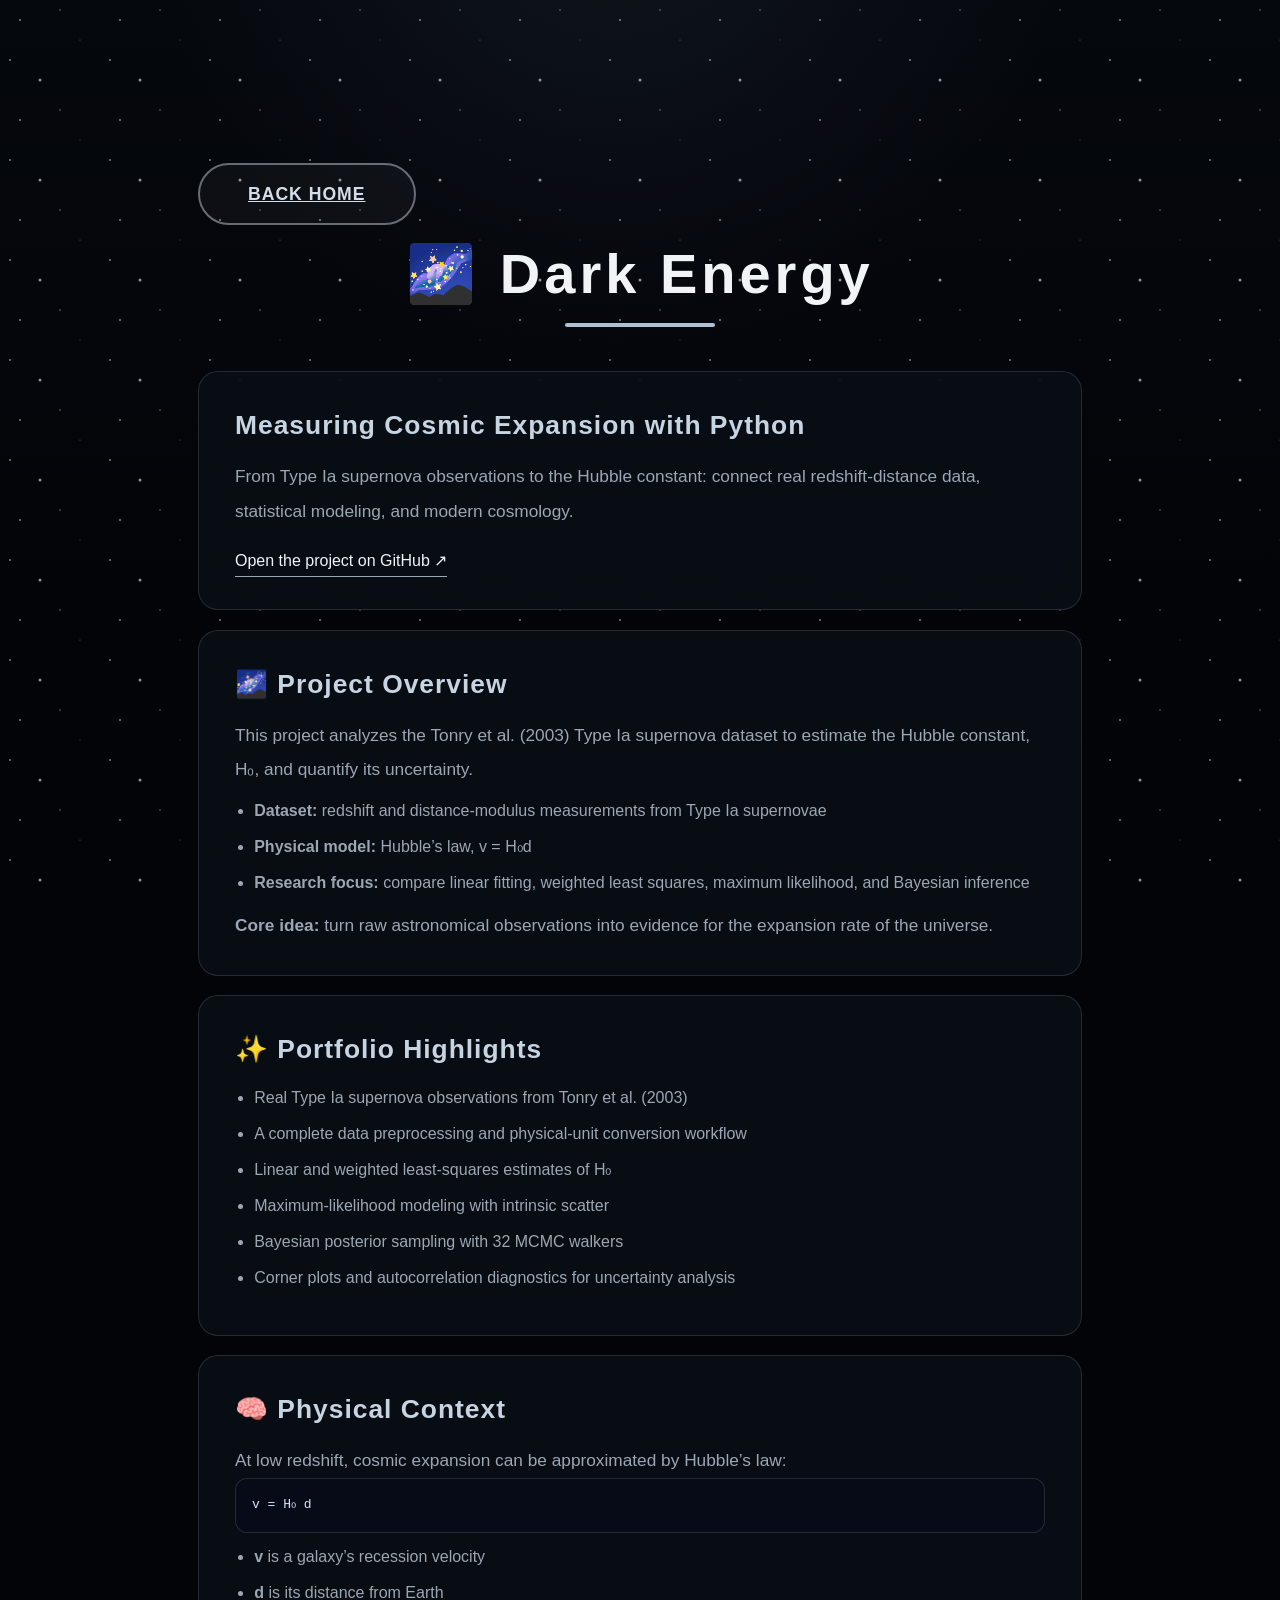
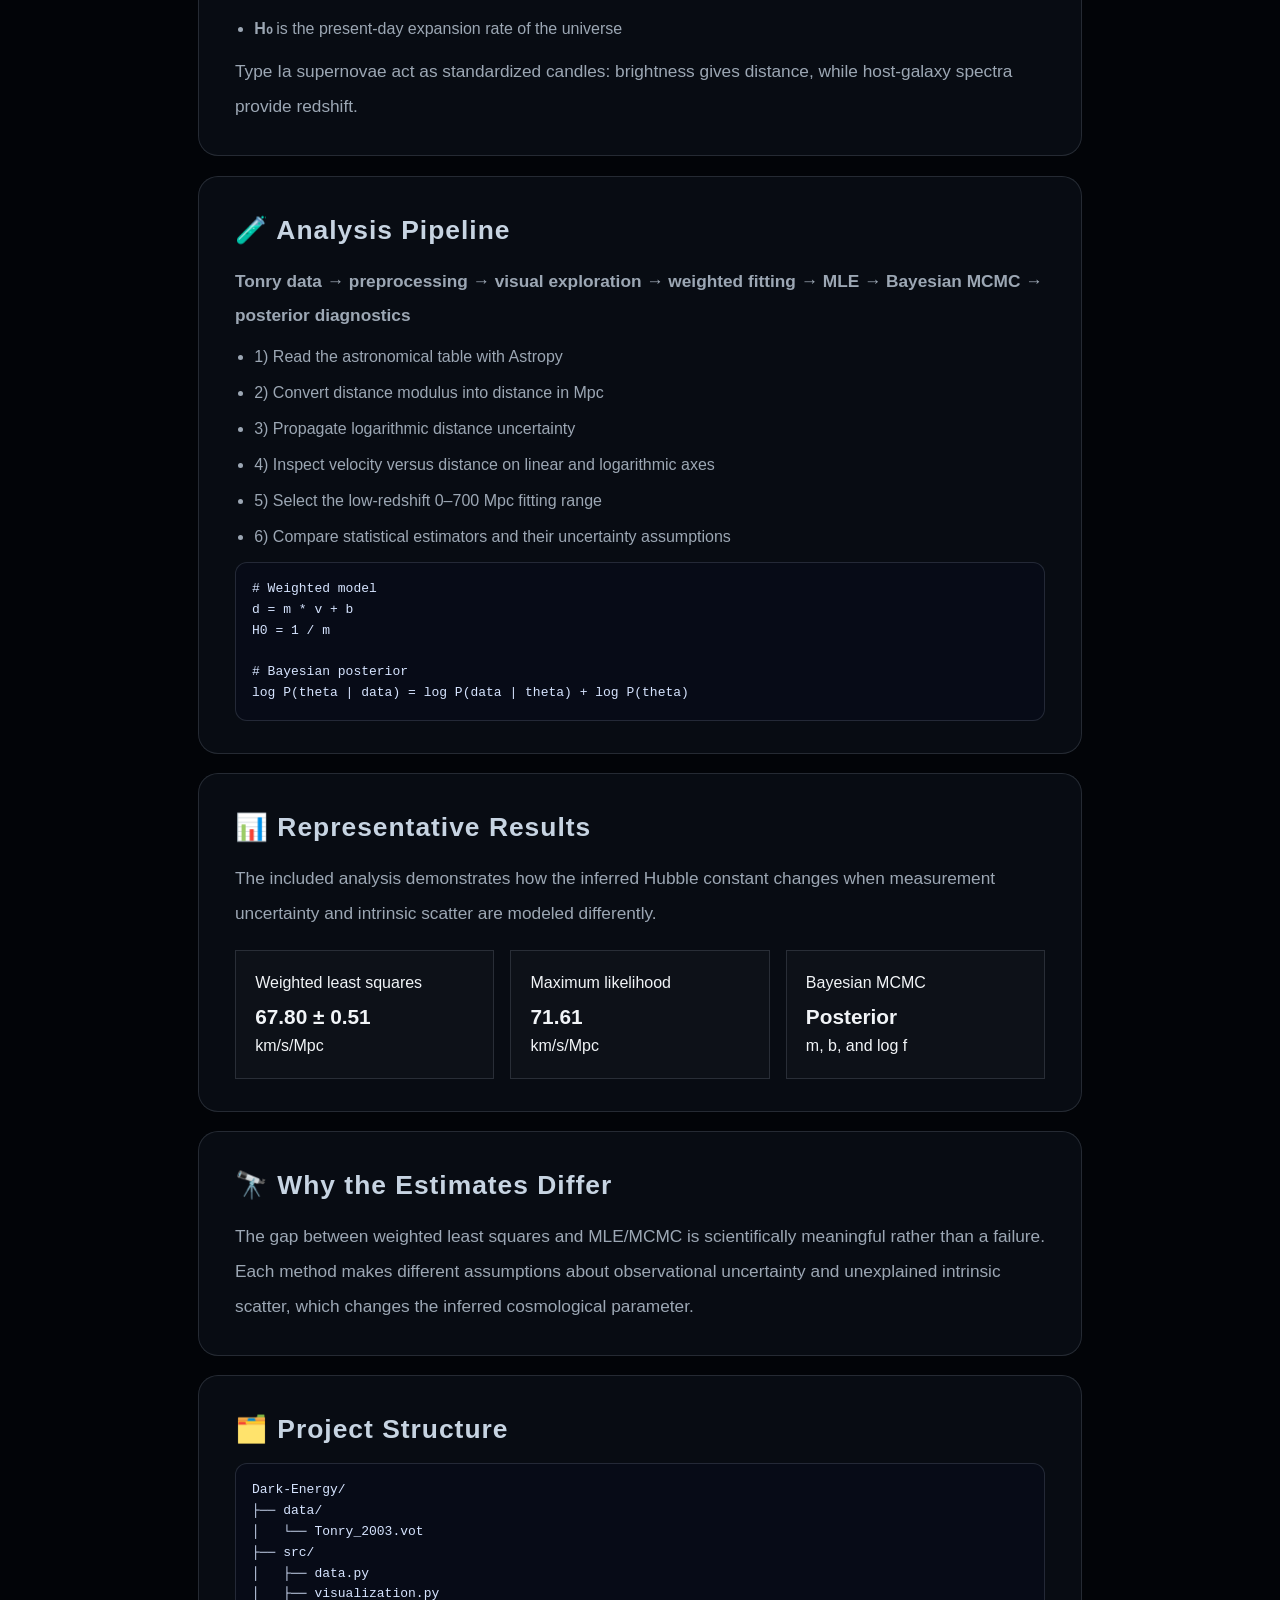
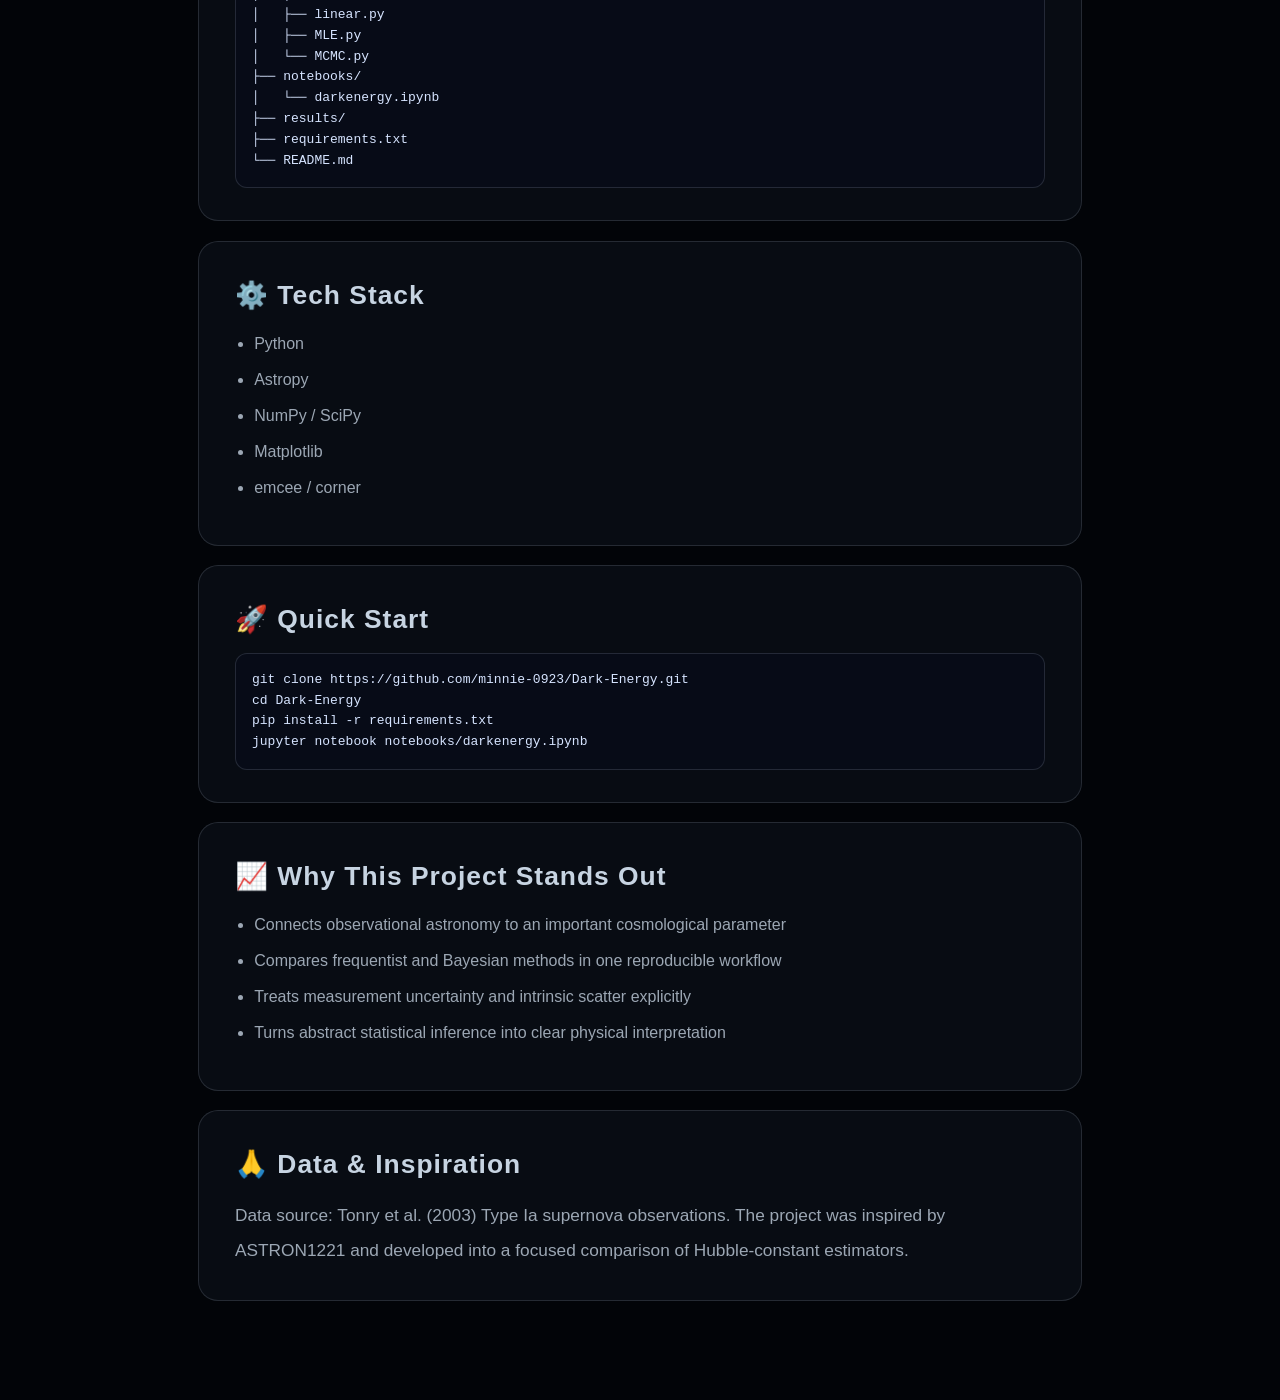
<file: dark-energy.html>
<!DOCTYPE html>
<html lang="en">
<head>
    <meta charset="UTF-8">
    <meta name="viewport" content="width=device-width, initial-scale=1.0">
    <title>Dark Energy Project Details</title>
    <link rel="stylesheet" href="styles.css">
    <style>
        .project-article { max-width: 980px; margin: 0 auto; }
        .project-article .about-block { margin-bottom: 1.2rem; }
        .project-article h3 { margin-bottom: 0.8rem; color: var(--neon-cyan); }
        .project-article ul { margin: 0.6rem 0 0.6rem 1.2rem; color: var(--text-secondary); line-height: 1.9; }
        .project-article li { margin-bottom: 0.35rem; }
        .project-article pre {
            background: rgba(8, 12, 25, 0.85);
            border: 1px solid var(--border-color);
            border-radius: 12px;
            padding: 1rem;
            overflow-x: auto;
            color: #d6e4ff;
            line-height: 1.6;
        }
        .pipeline { color: var(--text-primary); font-weight: 600; margin: 0.5rem 0 0.4rem; }
        .result-grid { display: grid; grid-template-columns: repeat(3, 1fr); gap: 1rem; margin-top: 1.2rem; }
        .result-card { padding: 1.2rem; border: 1px solid var(--border-color); background: rgba(255,255,255,0.02); }
        .result-card strong { display: block; color: var(--text-primary); font-size: 1.3rem; margin-top: 0.3rem; }
        .github-link { display: inline-block; margin-top: 1.2rem; color: var(--text-primary); text-decoration: none; border-bottom: 1px solid var(--text-secondary); padding-bottom: 0.2rem; }
        @media (max-width: 720px) { .result-grid { grid-template-columns: 1fr; } }
    </style>
</head>
<body>
    <div class="stars"></div>
    <div class="stars2"></div>
    <div class="stars3"></div>

    <main class="main-content">
        <section class="tab-content active">
            <div class="content-wrapper project-article">
                <a class="btn btn-secondary" href="index.html">Back Home</a>
                <h2 class="section-title" style="margin-top:2rem;">🌌 Dark Energy</h2>

                <div class="about-block">
                    <h3>Measuring Cosmic Expansion with Python</h3>
                    <p>From Type Ia supernova observations to the Hubble constant: connect real redshift-distance data, statistical modeling, and modern cosmology.</p>
                    <a class="github-link" href="https://github.com/minnie-0923/Dark-Energy" target="_blank" rel="noopener noreferrer">Open the project on GitHub ↗</a>
                </div>

                <div class="about-block">
                    <h3>🌌 Project Overview</h3>
                    <p>This project analyzes the Tonry et al. (2003) Type Ia supernova dataset to estimate the Hubble constant, H₀, and quantify its uncertainty.</p>
                    <ul>
                        <li><strong>Dataset:</strong> redshift and distance-modulus measurements from Type Ia supernovae</li>
                        <li><strong>Physical model:</strong> Hubble’s law, v = H₀d</li>
                        <li><strong>Research focus:</strong> compare linear fitting, weighted least squares, maximum likelihood, and Bayesian inference</li>
                    </ul>
                    <p><strong>Core idea:</strong> turn raw astronomical observations into evidence for the expansion rate of the universe.</p>
                </div>

                <div class="about-block">
                    <h3>✨ Portfolio Highlights</h3>
                    <ul>
                        <li>Real Type Ia supernova observations from Tonry et al. (2003)</li>
                        <li>A complete data preprocessing and physical-unit conversion workflow</li>
                        <li>Linear and weighted least-squares estimates of H₀</li>
                        <li>Maximum-likelihood modeling with intrinsic scatter</li>
                        <li>Bayesian posterior sampling with 32 MCMC walkers</li>
                        <li>Corner plots and autocorrelation diagnostics for uncertainty analysis</li>
                    </ul>
                </div>

                <div class="about-block">
                    <h3>🧠 Physical Context</h3>
                    <p>At low redshift, cosmic expansion can be approximated by Hubble’s law:</p>
                    <pre>v = H₀ d</pre>
                    <ul>
                        <li><strong>v</strong> is a galaxy’s recession velocity</li>
                        <li><strong>d</strong> is its distance from Earth</li>
                        <li><strong>H₀</strong> is the present-day expansion rate of the universe</li>
                    </ul>
                    <p>Type Ia supernovae act as standardized candles: brightness gives distance, while host-galaxy spectra provide redshift.</p>
                </div>

                <div class="about-block">
                    <h3>🧪 Analysis Pipeline</h3>
                    <p class="pipeline">Tonry data → preprocessing → visual exploration → weighted fitting → MLE → Bayesian MCMC → posterior diagnostics</p>
                    <ul>
                        <li>1) Read the astronomical table with Astropy</li>
                        <li>2) Convert distance modulus into distance in Mpc</li>
                        <li>3) Propagate logarithmic distance uncertainty</li>
                        <li>4) Inspect velocity versus distance on linear and logarithmic axes</li>
                        <li>5) Select the low-redshift 0–700 Mpc fitting range</li>
                        <li>6) Compare statistical estimators and their uncertainty assumptions</li>
                    </ul>
                    <pre># Weighted model
d = m * v + b
H0 = 1 / m

# Bayesian posterior
log P(theta | data) = log P(data | theta) + log P(theta)</pre>
                </div>

                <div class="about-block">
                    <h3>📊 Representative Results</h3>
                    <p>The included analysis demonstrates how the inferred Hubble constant changes when measurement uncertainty and intrinsic scatter are modeled differently.</p>
                    <div class="result-grid">
                        <div class="result-card">Weighted least squares<strong>67.80 ± 0.51</strong>km/s/Mpc</div>
                        <div class="result-card">Maximum likelihood<strong>71.61</strong>km/s/Mpc</div>
                        <div class="result-card">Bayesian MCMC<strong>Posterior</strong>m, b, and log f</div>
                    </div>
                </div>

                <div class="about-block">
                    <h3>🔭 Why the Estimates Differ</h3>
                    <p>The gap between weighted least squares and MLE/MCMC is scientifically meaningful rather than a failure. Each method makes different assumptions about observational uncertainty and unexplained intrinsic scatter, which changes the inferred cosmological parameter.</p>
                </div>

                <div class="about-block">
                    <h3>🗂️ Project Structure</h3>
                    <pre>Dark-Energy/
├── data/
│   └── Tonry_2003.vot
├── src/
│   ├── data.py
│   ├── visualization.py
│   ├── linear.py
│   ├── MLE.py
│   └── MCMC.py
├── notebooks/
│   └── darkenergy.ipynb
├── results/
├── requirements.txt
└── README.md</pre>
                </div>

                <div class="about-block">
                    <h3>⚙️ Tech Stack</h3>
                    <ul>
                        <li>Python</li>
                        <li>Astropy</li>
                        <li>NumPy / SciPy</li>
                        <li>Matplotlib</li>
                        <li>emcee / corner</li>
                    </ul>
                </div>

                <div class="about-block">
                    <h3>🚀 Quick Start</h3>
                    <pre>git clone https://github.com/minnie-0923/Dark-Energy.git
cd Dark-Energy
pip install -r requirements.txt
jupyter notebook notebooks/darkenergy.ipynb</pre>
                </div>

                <div class="about-block">
                    <h3>📈 Why This Project Stands Out</h3>
                    <ul>
                        <li>Connects observational astronomy to an important cosmological parameter</li>
                        <li>Compares frequentist and Bayesian methods in one reproducible workflow</li>
                        <li>Treats measurement uncertainty and intrinsic scatter explicitly</li>
                        <li>Turns abstract statistical inference into clear physical interpretation</li>
                    </ul>
                </div>

                <div class="about-block">
                    <h3>🙏 Data & Inspiration</h3>
                    <p>Data source: Tonry et al. (2003) Type Ia supernova observations. The project was inspired by ASTRON1221 and developed into a focused comparison of Hubble-constant estimators.</p>
                </div>
            </div>
        </section>
    </main>
</body>
</html>
</file>
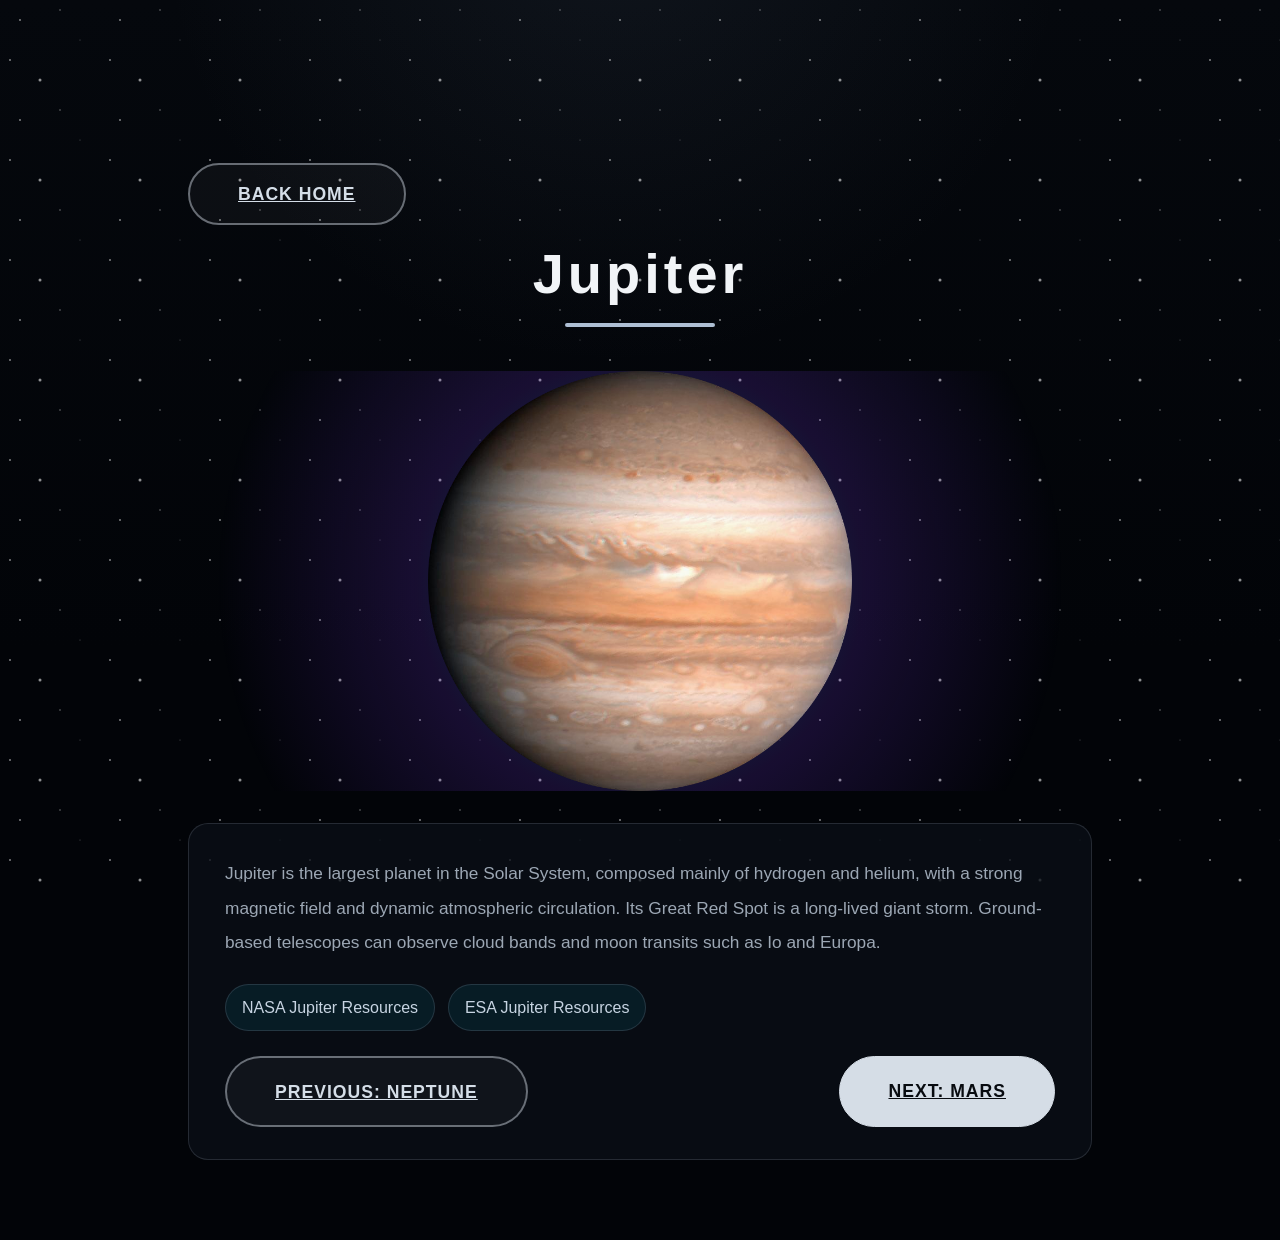
<file: jupiter.html>
<!DOCTYPE html>
<html lang="zh-CN">
<head>
    <meta charset="UTF-8">
    <meta name="viewport" content="width=device-width, initial-scale=1.0">
    <title>木星详细页</title>
    <link rel="stylesheet" href="styles.css">
</head>
<body>
    <div class="stars"></div>
    <div class="stars2"></div>
    <div class="stars3"></div>
    <button class="lang-toggle" id="detailLangToggle" style="position:fixed; top:20px; right:20px; z-index:1300;">
        <span class="lang-text">EN</span>
    </button>

    <main class="main-content">
        <section class="tab-content active">
            <div class="content-wrapper detail-page">
                <a class="btn btn-secondary" href="index.html" data-lang="zh">返回首页</a>
                <a class="btn btn-secondary" href="index.html" data-lang="en">Back Home</a>
                <h2 class="section-title" style="margin-top:2rem;" data-lang="zh">木星</h2>
                <h2 class="section-title" style="margin-top:2rem;" data-lang="en">Jupiter</h2>
                <img class="feature-image feature-image-blend detail-hero-image jupiter-full" src="assets/images/planets/jupiter.png" alt="木星高清图">
                <div class="about-block">
                    <p data-lang="zh">木星是太阳系最大的行星，主要由氢和氦构成，拥有强磁场和复杂的大气环流。其标志性的大红斑是一场长期存在的巨大风暴。通过地面望远镜可观测到木星云带变化，以及木卫一、木卫二等卫星的凌日与掩食现象。</p>
                    <p data-lang="en">Jupiter is the largest planet in the Solar System, composed mainly of hydrogen and helium, with a strong magnetic field and dynamic atmospheric circulation. Its Great Red Spot is a long-lived giant storm. Ground-based telescopes can observe cloud bands and moon transits such as Io and Europa.</p>
                    <div class="resource-links">
                        <a class="resource-link" href="https://science.nasa.gov/jupiter/" target="_blank" rel="noopener noreferrer" data-lang="zh">NASA 木星资料</a>
                        <a class="resource-link" href="https://www.esa.int/Science_Exploration/Space_Science/Jupiter" target="_blank" rel="noopener noreferrer" data-lang="zh">ESA 木星资料</a>
                        <a class="resource-link" href="https://science.nasa.gov/jupiter/" target="_blank" rel="noopener noreferrer" data-lang="en">NASA Jupiter Resources</a>
                        <a class="resource-link" href="https://www.esa.int/Science_Exploration/Space_Science/Jupiter" target="_blank" rel="noopener noreferrer" data-lang="en">ESA Jupiter Resources</a>
                    </div>
                    <div class="detail-nav">
                        <a class="btn btn-secondary" href="neptune.html" data-lang="zh">上一张：海王星</a>
                        <a class="btn btn-primary" href="mars.html" data-lang="zh">下一张：火星</a>
                        <a class="btn btn-secondary" href="neptune.html" data-lang="en">Previous: Neptune</a>
                        <a class="btn btn-primary" href="mars.html" data-lang="en">Next: Mars</a>
                    </div>
                </div>
            </div>
        </section>
    </main>
    <script>
        (function() {
            const toggle = document.getElementById('detailLangToggle');
            let lang = 'en';
            function applyLanguage(l) {
                document.documentElement.lang = l === 'zh' ? 'zh-CN' : 'en';
                document.querySelectorAll('[data-lang]').forEach((el) => {
                    el.style.display = el.getAttribute('data-lang') === l ? '' : 'none';
                });
                if (toggle) toggle.querySelector('.lang-text').textContent = l === 'zh' ? 'EN' : '中';
            }
            applyLanguage(lang);
            localStorage.setItem('language', 'en');
            if (toggle) {
                toggle.addEventListener('click', function() {
                    lang = lang === 'zh' ? 'en' : 'zh';
                    localStorage.setItem('language', lang);
                    applyLanguage(lang);
                });
            }
        })();
    </script>
</body>
</html>
</file>
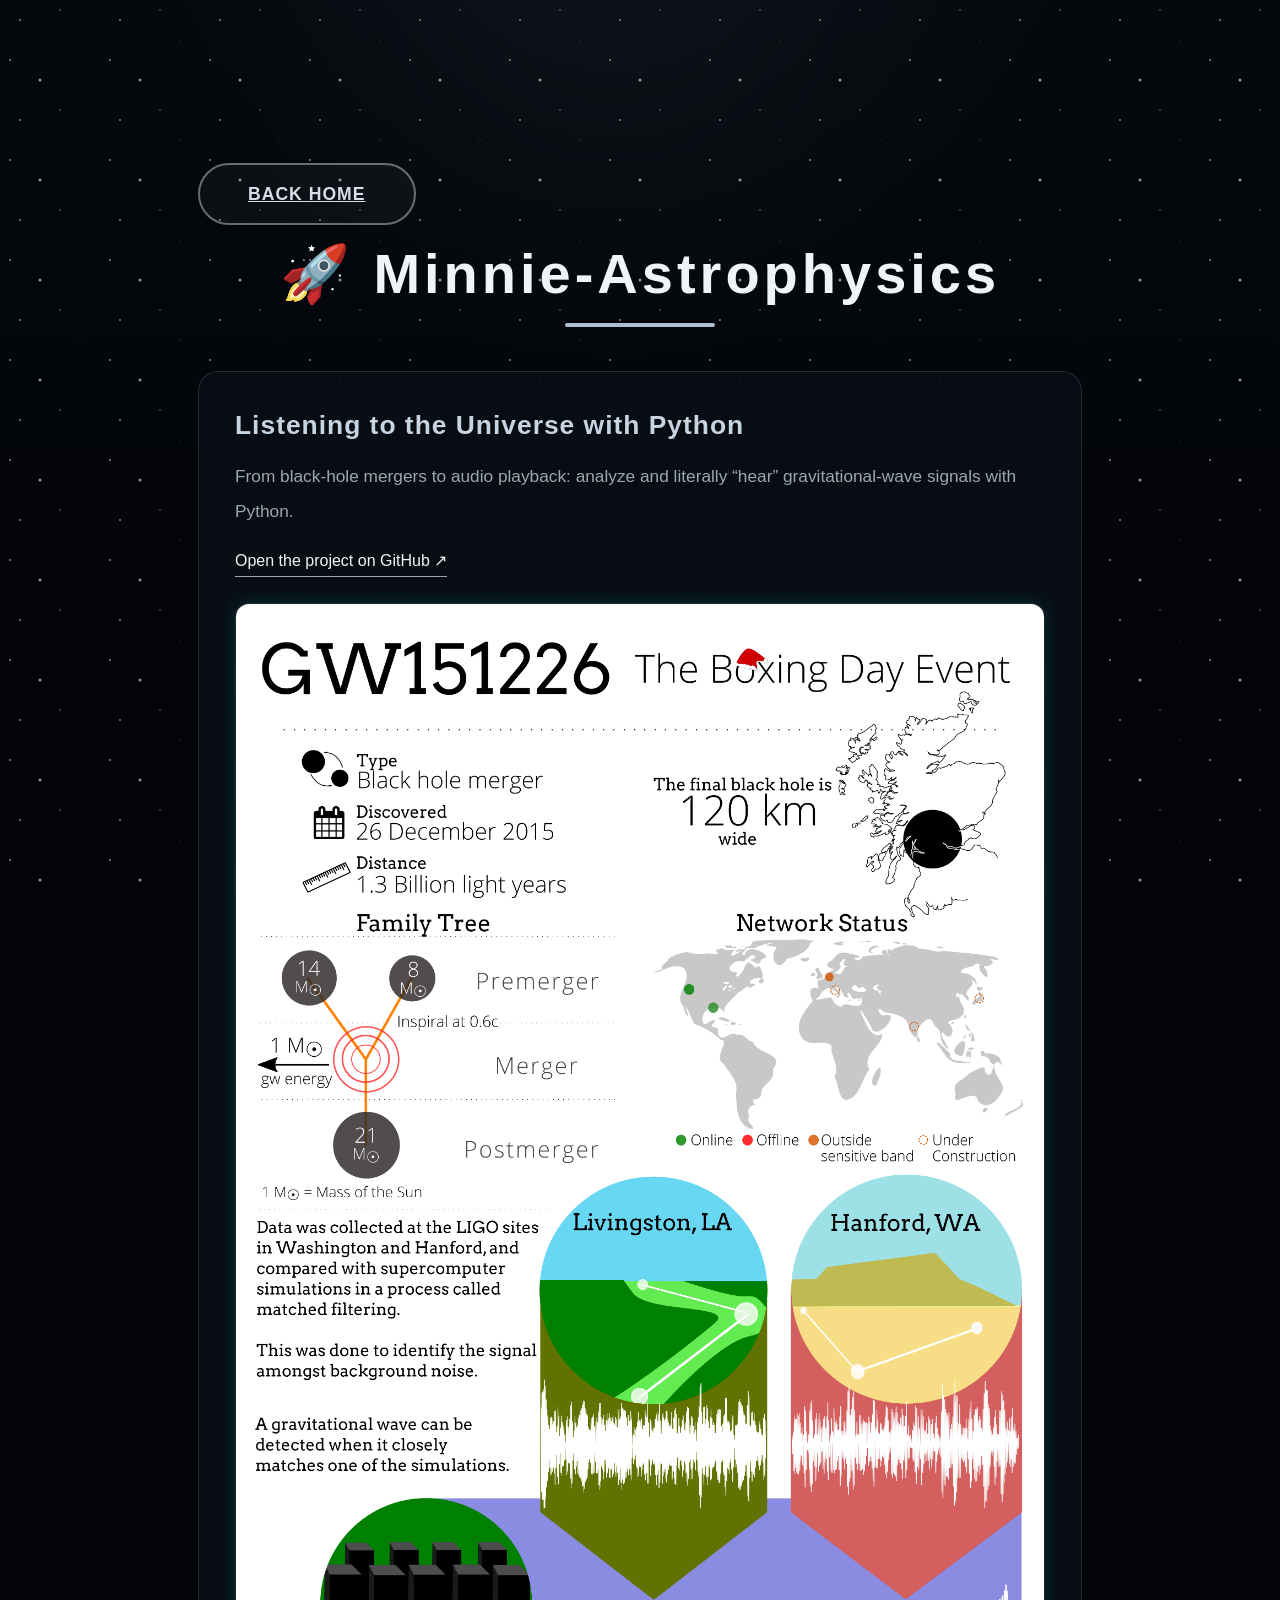
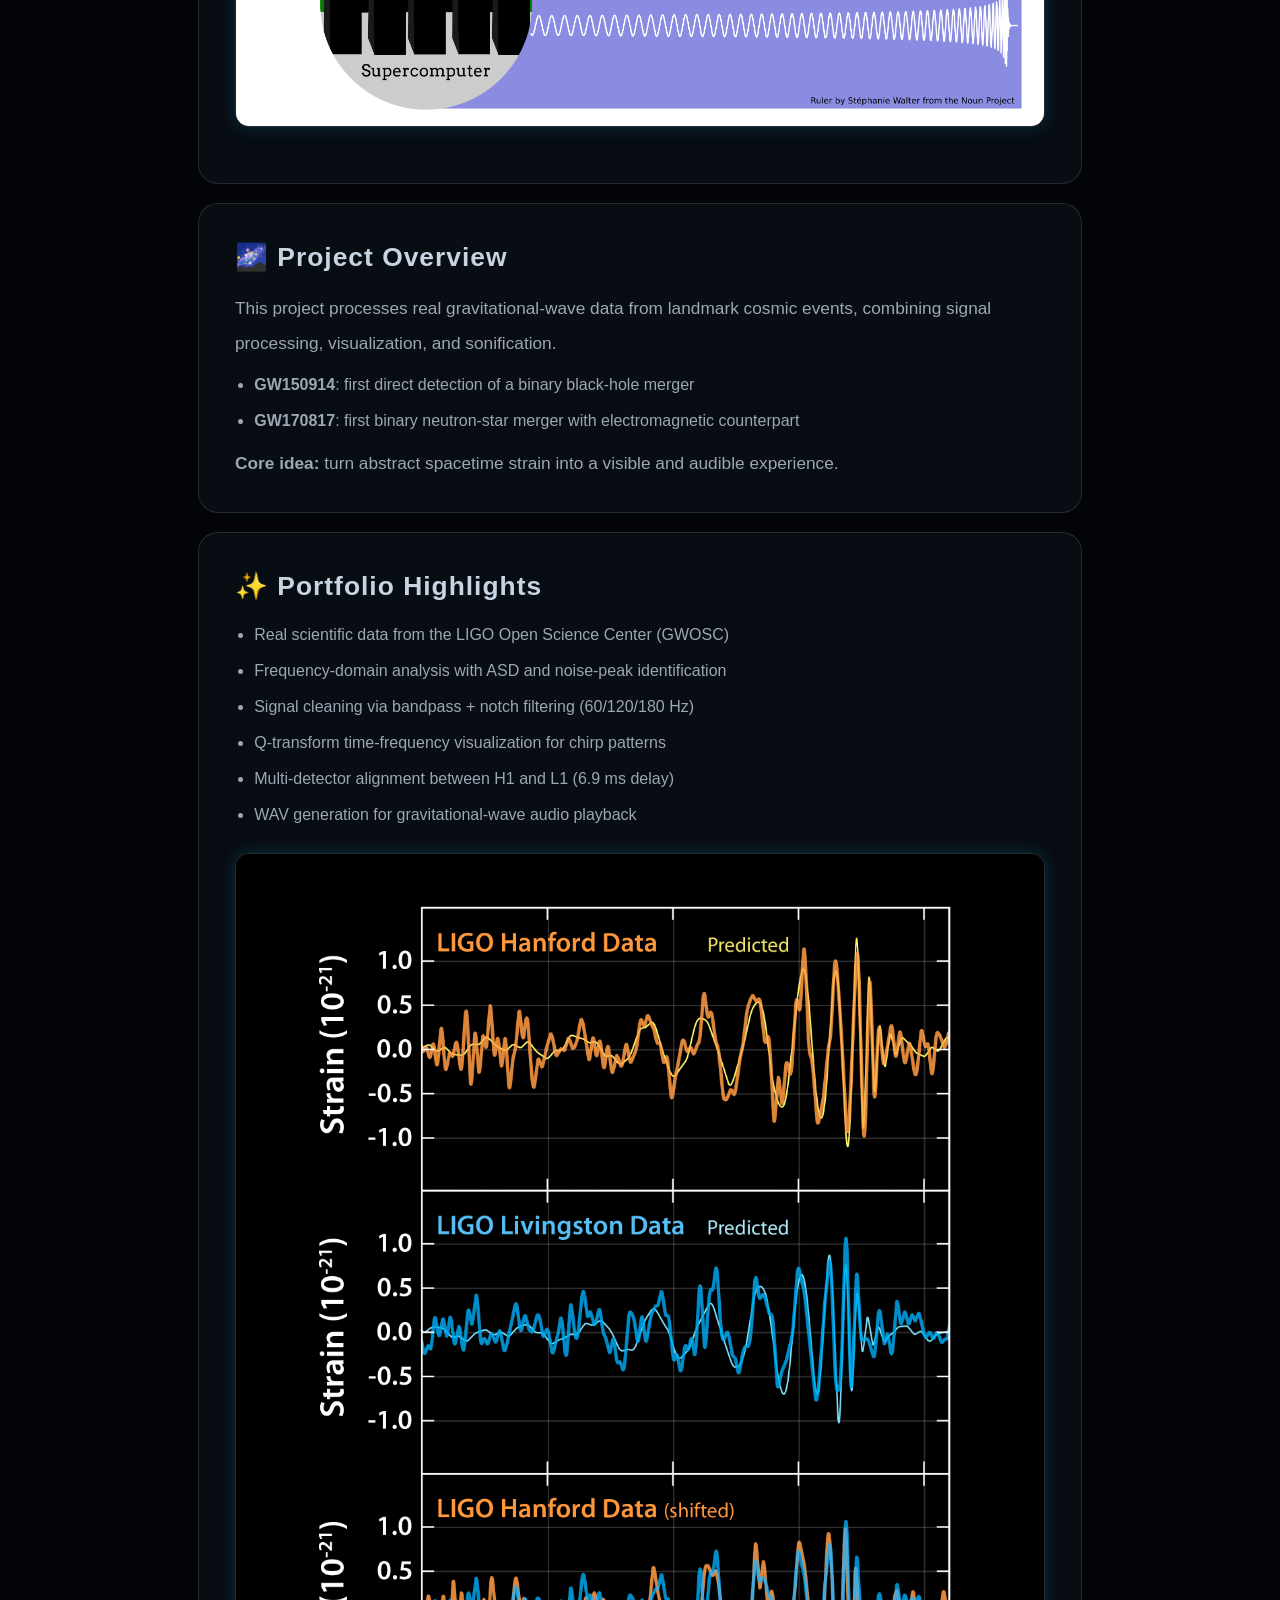
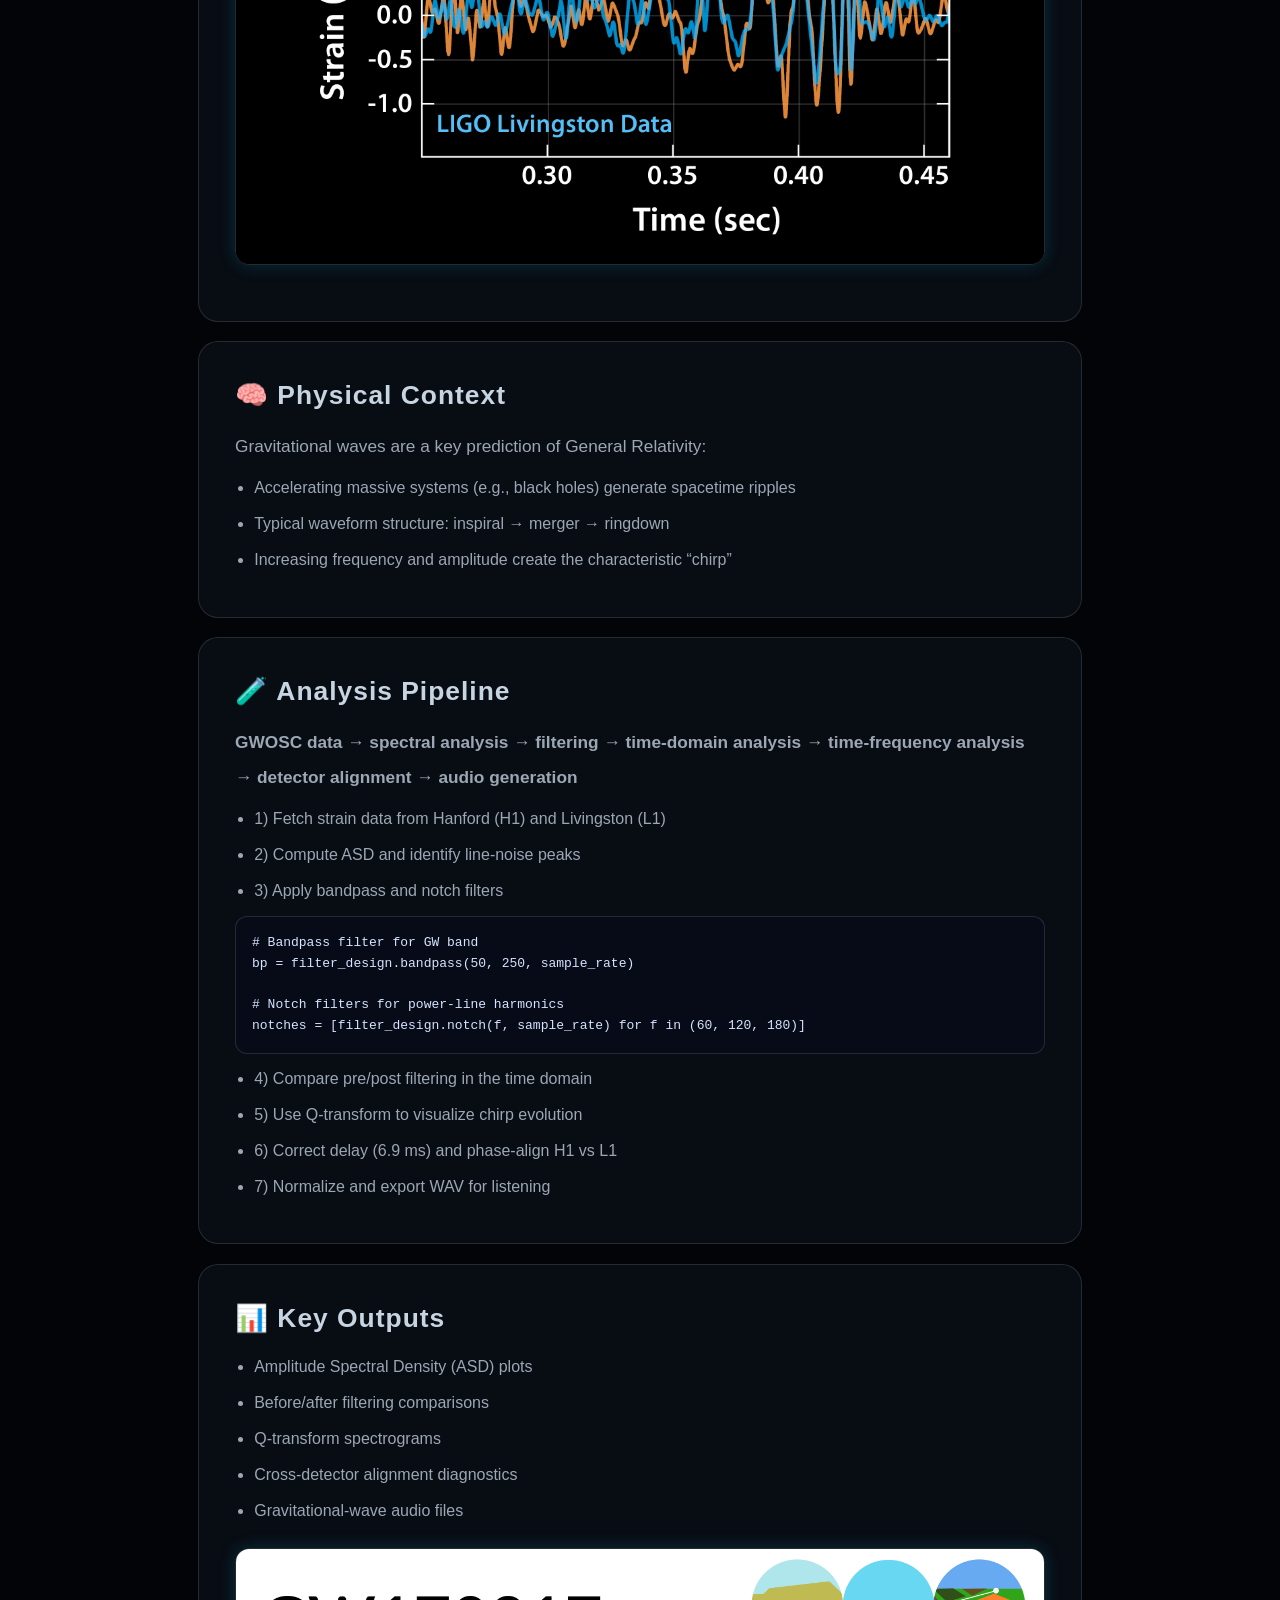
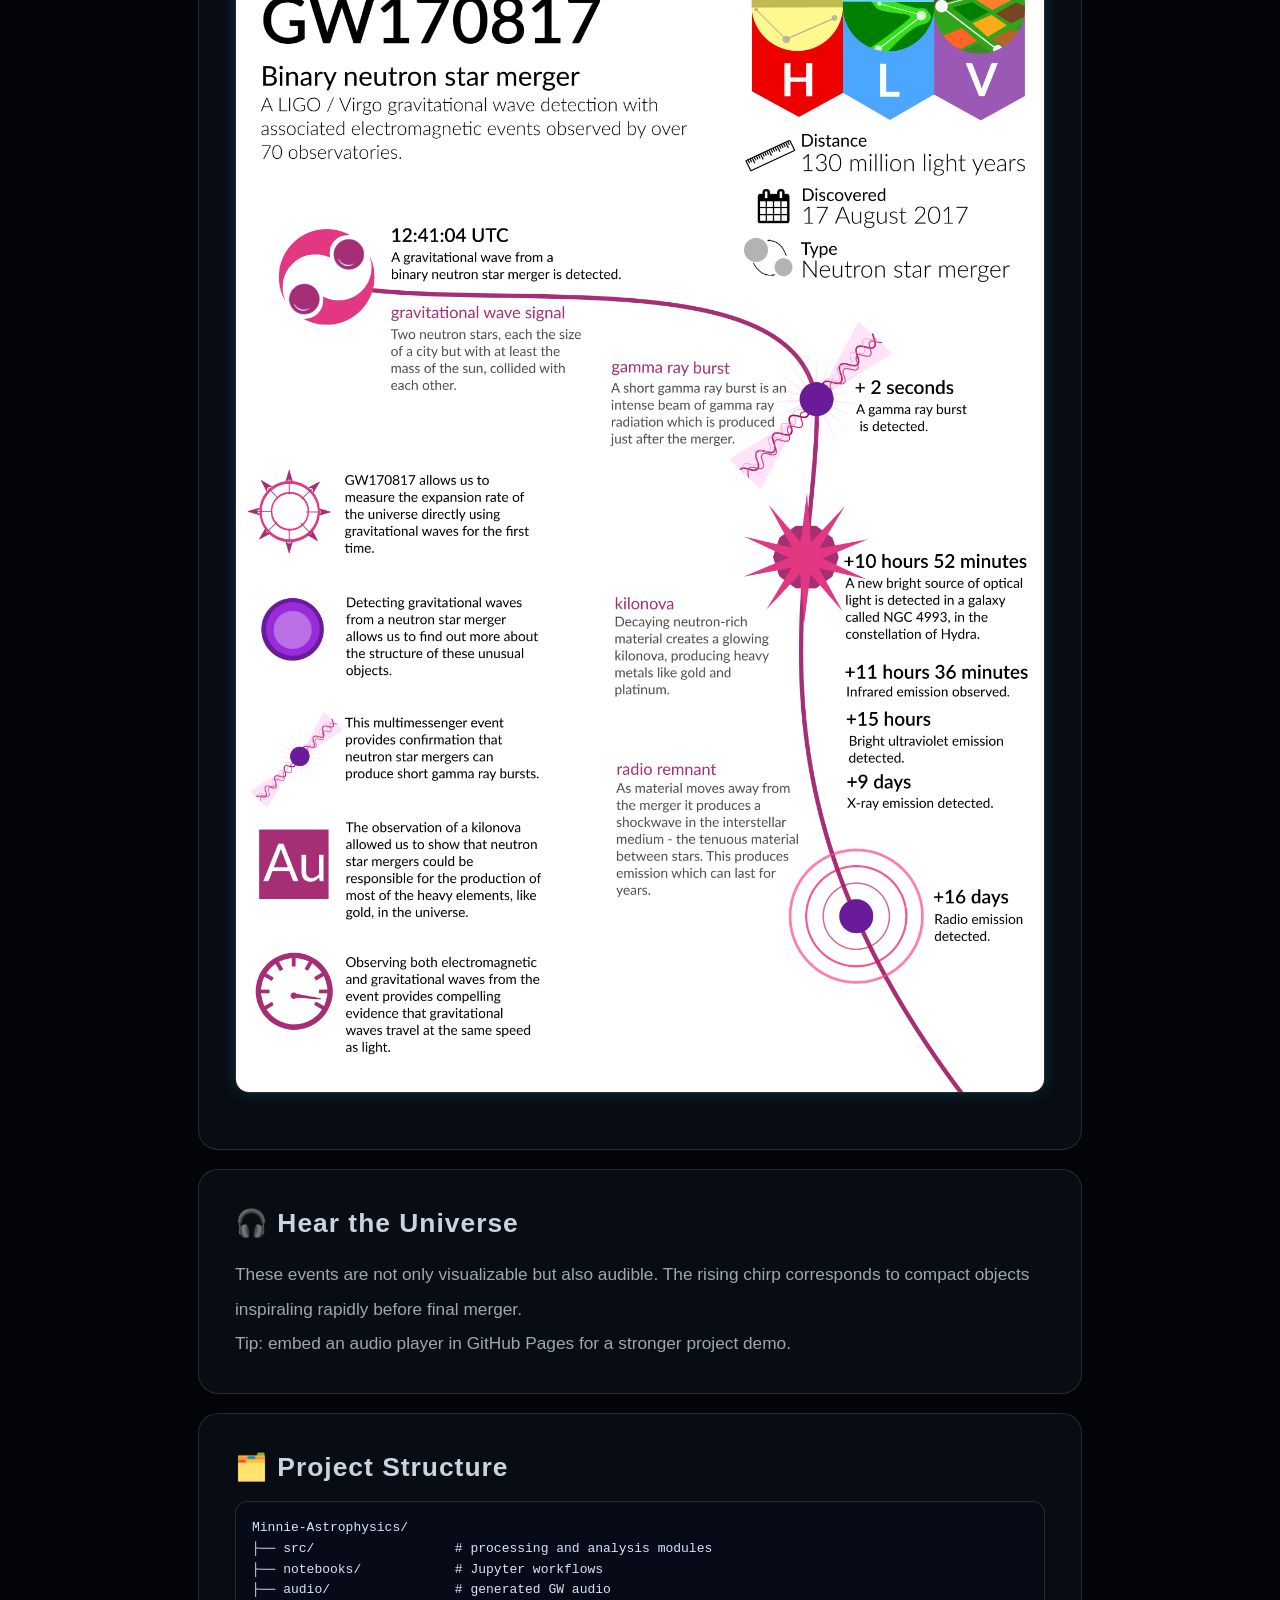
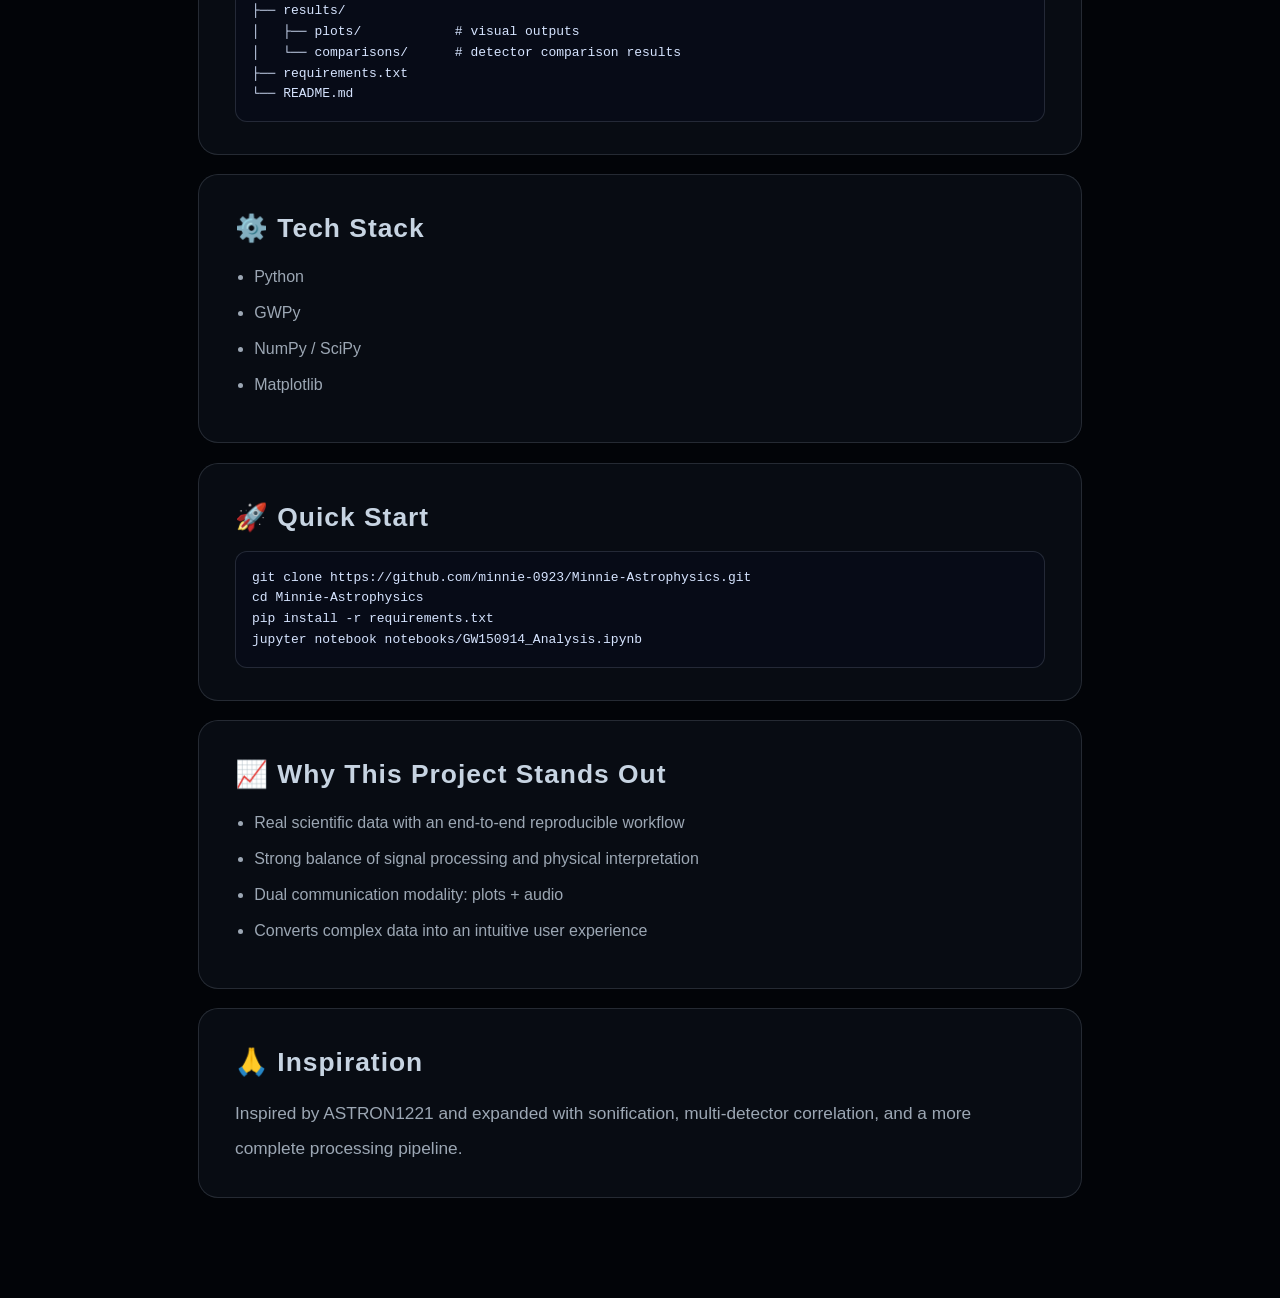
<file: minnie-astrophysics.html>
<!DOCTYPE html>
<html lang="en">
<head>
    <meta charset="UTF-8">
    <meta name="viewport" content="width=device-width, initial-scale=1.0">
    <title>Minnie-Astrophysics Project Details</title>
    <link rel="stylesheet" href="styles.css">
    <style>
        .project-article { max-width: 980px; margin: 0 auto; }
        .project-article .about-block { margin-bottom: 1.2rem; }
        .project-article h3 { margin-bottom: 0.8rem; color: var(--neon-cyan); }
        .project-article ul { margin: 0.6rem 0 0.6rem 1.2rem; color: var(--text-secondary); line-height: 1.9; }
        .project-article li { margin-bottom: 0.35rem; }
        .project-article pre {
            background: rgba(8, 12, 25, 0.85);
            border: 1px solid var(--border-color);
            border-radius: 12px;
            padding: 1rem;
            overflow-x: auto;
            color: #d6e4ff;
            line-height: 1.6;
        }
        .pipeline { color: var(--text-primary); font-weight: 600; margin: 0.5rem 0 0.4rem; }
        .project-photo {
            width: 100%;
            border-radius: 14px;
            border: 1px solid var(--border-color);
            margin: 0.8rem 0 1rem;
            box-shadow: 0 0 18px rgba(0, 212, 255, 0.18);
        }
        .github-link {
            display: inline-block;
            margin: 1.2rem 0 0.8rem;
            color: var(--text-primary);
            text-decoration: none;
            border-bottom: 1px solid var(--text-secondary);
            padding-bottom: 0.2rem;
        }
    </style>
</head>
<body>
    <div class="stars"></div>
    <div class="stars2"></div>
    <div class="stars3"></div>

    <main class="main-content">
        <section class="tab-content active">
            <div class="content-wrapper project-article">
                <a class="btn btn-secondary" href="index.html">Back Home</a>
                <h2 class="section-title" style="margin-top:2rem;">🚀 Minnie-Astrophysics</h2>

                <div class="about-block">
                    <h3>Listening to the Universe with Python</h3>
                    <p>From black-hole mergers to audio playback: analyze and literally “hear” gravitational-wave signals with Python.</p>
                    <a class="github-link" href="https://github.com/minnie-0923/Minnie-Astrophysics" target="_blank" rel="noopener noreferrer">Open the project on GitHub ↗</a>
                    <img class="project-photo" src="assets/images/project/ligo-gw-style.png" alt="LIGO infographic image">
                </div>

                <div class="about-block">
                    <h3>🌌 Project Overview</h3>
                    <p>This project processes real gravitational-wave data from landmark cosmic events, combining signal processing, visualization, and sonification.</p>
                    <ul>
                        <li><strong>GW150914</strong>: first direct detection of a binary black-hole merger</li>
                        <li><strong>GW170817</strong>: first binary neutron-star merger with electromagnetic counterpart</li>
                    </ul>
                    <p><strong>Core idea:</strong> turn abstract spacetime strain into a visible and audible experience.</p>
                </div>

                <div class="about-block">
                    <h3>✨ Portfolio Highlights</h3>
                    <ul>
                        <li>Real scientific data from the LIGO Open Science Center (GWOSC)</li>
                        <li>Frequency-domain analysis with ASD and noise-peak identification</li>
                        <li>Signal cleaning via bandpass + notch filtering (60/120/180 Hz)</li>
                        <li>Q-transform time-frequency visualization for chirp patterns</li>
                        <li>Multi-detector alignment between H1 and L1 (6.9 ms delay)</li>
                        <li>WAV generation for gravitational-wave audio playback</li>
                    </ul>
                    <img class="project-photo" src="assets/images/project/gw150914.png" alt="GW150914 project image">
                </div>

                <div class="about-block">
                    <h3>🧠 Physical Context</h3>
                    <p>Gravitational waves are a key prediction of General Relativity:</p>
                    <ul>
                        <li>Accelerating massive systems (e.g., black holes) generate spacetime ripples</li>
                        <li>Typical waveform structure: inspiral → merger → ringdown</li>
                        <li>Increasing frequency and amplitude create the characteristic “chirp”</li>
                    </ul>
                </div>

                <div class="about-block">
                    <h3>🧪 Analysis Pipeline</h3>
                    <p class="pipeline">GWOSC data → spectral analysis → filtering → time-domain analysis → time-frequency analysis → detector alignment → audio generation</p>
                    <ul>
                        <li>1) Fetch strain data from Hanford (H1) and Livingston (L1)</li>
                        <li>2) Compute ASD and identify line-noise peaks</li>
                        <li>3) Apply bandpass and notch filters</li>
                    </ul>
                    <pre># Bandpass filter for GW band
bp = filter_design.bandpass(50, 250, sample_rate)

# Notch filters for power-line harmonics
notches = [filter_design.notch(f, sample_rate) for f in (60, 120, 180)]</pre>
                    <ul>
                        <li>4) Compare pre/post filtering in the time domain</li>
                        <li>5) Use Q-transform to visualize chirp evolution</li>
                        <li>6) Correct delay (6.9 ms) and phase-align H1 vs L1</li>
                        <li>7) Normalize and export WAV for listening</li>
                    </ul>
                </div>

                <div class="about-block">
                    <h3>📊 Key Outputs</h3>
                    <ul>
                        <li>Amplitude Spectral Density (ASD) plots</li>
                        <li>Before/after filtering comparisons</li>
                        <li>Q-transform spectrograms</li>
                        <li>Cross-detector alignment diagnostics</li>
                        <li>Gravitational-wave audio files</li>
                    </ul>
                    <img class="project-photo" src="assets/images/project/gw170817.png" alt="GW170817 project image">
                </div>

                <div class="about-block">
                    <h3>🎧 Hear the Universe</h3>
                    <p>These events are not only visualizable but also audible. The rising chirp corresponds to compact objects inspiraling rapidly before final merger.</p>
                    <p>Tip: embed an audio player in GitHub Pages for a stronger project demo.</p>
                </div>

                <div class="about-block">
                    <h3>🗂️ Project Structure</h3>
                    <pre>Minnie-Astrophysics/
├── src/                  # processing and analysis modules
├── notebooks/            # Jupyter workflows
├── audio/                # generated GW audio
├── results/
│   ├── plots/            # visual outputs
│   └── comparisons/      # detector comparison results
├── requirements.txt
└── README.md</pre>
                </div>

                <div class="about-block">
                    <h3>⚙️ Tech Stack</h3>
                    <ul>
                        <li>Python</li>
                        <li>GWPy</li>
                        <li>NumPy / SciPy</li>
                        <li>Matplotlib</li>
                    </ul>
                </div>

                <div class="about-block">
                    <h3>🚀 Quick Start</h3>
                    <pre>git clone https://github.com/minnie-0923/Minnie-Astrophysics.git
cd Minnie-Astrophysics
pip install -r requirements.txt
jupyter notebook notebooks/GW150914_Analysis.ipynb</pre>
                </div>

                <div class="about-block">
                    <h3>📈 Why This Project Stands Out</h3>
                    <ul>
                        <li>Real scientific data with an end-to-end reproducible workflow</li>
                        <li>Strong balance of signal processing and physical interpretation</li>
                        <li>Dual communication modality: plots + audio</li>
                        <li>Converts complex data into an intuitive user experience</li>
                    </ul>
                </div>

                <div class="about-block">
                    <h3>🙏 Inspiration</h3>
                    <p>Inspired by ASTRON1221 and expanded with sonification, multi-detector correlation, and a more complete processing pipeline.</p>
                </div>
            </div>
        </section>
    </main>
</body>
</html>
</file>
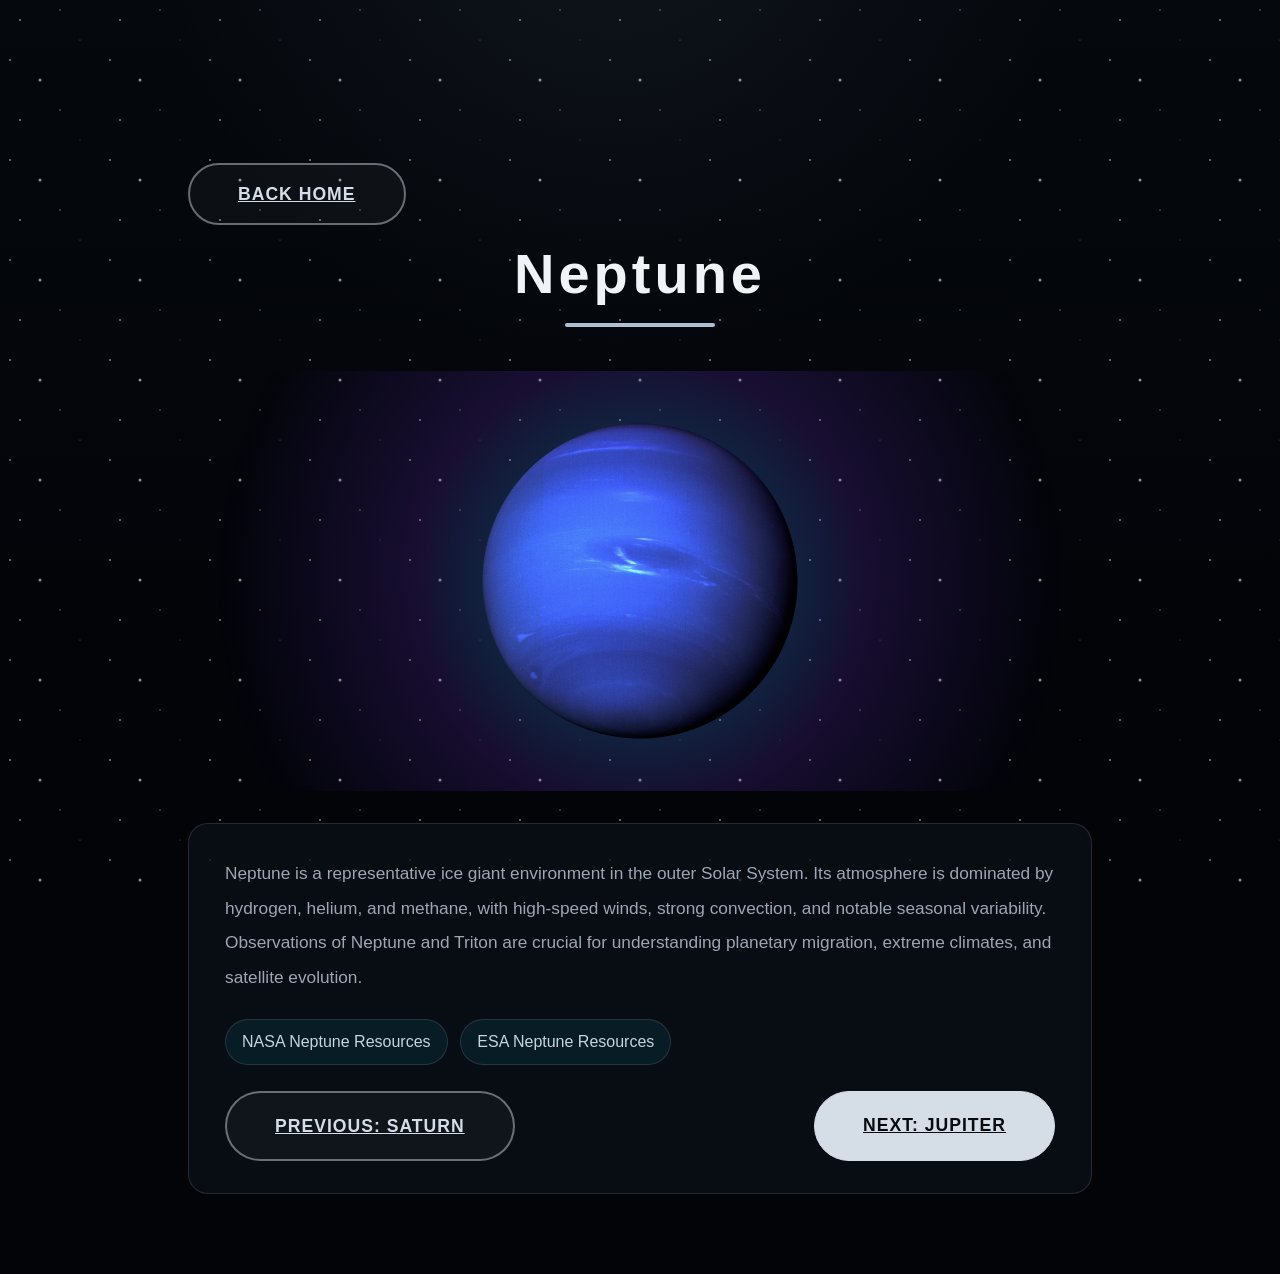
<file: neptune.html>
<!DOCTYPE html>
<html lang="zh-CN">
<head>
    <meta charset="UTF-8">
    <meta name="viewport" content="width=device-width, initial-scale=1.0">
    <title>??????</title>
    <link rel="stylesheet" href="styles.css">
</head>
<body>
    <div class="stars"></div>
    <div class="stars2"></div>
    <div class="stars3"></div>
    <button class="lang-toggle" id="detailLangToggle" style="position:fixed; top:20px; right:20px; z-index:1300;">
        <span class="lang-text">EN</span>
    </button>

    <main class="main-content">
        <section class="tab-content active">
            <div class="content-wrapper detail-page">
                <a class="btn btn-secondary" href="index.html" data-lang="zh">????</a>
                <a class="btn btn-secondary" href="index.html" data-lang="en">Back Home</a>
                <h2 class="section-title" style="margin-top:2rem;" data-lang="zh">???</h2>
                <h2 class="section-title" style="margin-top:2rem;" data-lang="en">Neptune</h2>
                <img class="feature-image feature-image-blend detail-hero-image" src="assets/images/planets/neptune.png" alt="??????">
                <div class="about-block">
                    <p data-lang="zh">?????????????????????????????????????????????????????????????????????????????????????????</p>
                    <p data-lang="en">Neptune is a representative ice giant environment in the outer Solar System. Its atmosphere is dominated by hydrogen, helium, and methane, with high-speed winds, strong convection, and notable seasonal variability. Observations of Neptune and Triton are crucial for understanding planetary migration, extreme climates, and satellite evolution.</p>
                    <div class="resource-links">
                        <a class="resource-link" href="https://science.nasa.gov/neptune/" target="_blank" rel="noopener noreferrer" data-lang="zh">NASA ?????</a>
                        <a class="resource-link" href="https://www.esa.int/Science_Exploration/Space_Science/Neptune_and_Triton" target="_blank" rel="noopener noreferrer" data-lang="zh">ESA ?????</a>
                        <a class="resource-link" href="https://science.nasa.gov/neptune/" target="_blank" rel="noopener noreferrer" data-lang="en">NASA Neptune Resources</a>
                        <a class="resource-link" href="https://www.esa.int/Science_Exploration/Space_Science/Neptune_and_Triton" target="_blank" rel="noopener noreferrer" data-lang="en">ESA Neptune Resources</a>
                    </div>
                    <div class="detail-nav">
                        <a class="btn btn-secondary" href="saturn.html" data-lang="zh">??????</a>
                        <a class="btn btn-primary" href="jupiter.html" data-lang="zh">??????</a>
                        <a class="btn btn-secondary" href="saturn.html" data-lang="en">Previous: Saturn</a>
                        <a class="btn btn-primary" href="jupiter.html" data-lang="en">Next: Jupiter</a>
                    </div>
                </div>
            </div>
        </section>
    </main>
    <script>
        (function() {
            const toggle = document.getElementById('detailLangToggle');
            let lang = 'en';
            function applyLanguage(l) {
                document.documentElement.lang = l === 'zh' ? 'zh-CN' : 'en';
                document.querySelectorAll('[data-lang]').forEach((el) => {
                    el.style.display = el.getAttribute('data-lang') === l ? '' : 'none';
                });
                if (toggle) toggle.querySelector('.lang-text').textContent = l === 'zh' ? 'EN' : '?';
            }
            applyLanguage(lang);
            localStorage.setItem('language', 'en');
            if (toggle) {
                toggle.addEventListener('click', function() {
                    lang = lang === 'zh' ? 'en' : 'zh';
                    localStorage.setItem('language', lang);
                    applyLanguage(lang);
                });
            }
        })();
    </script>
</body>
</html>
</file>
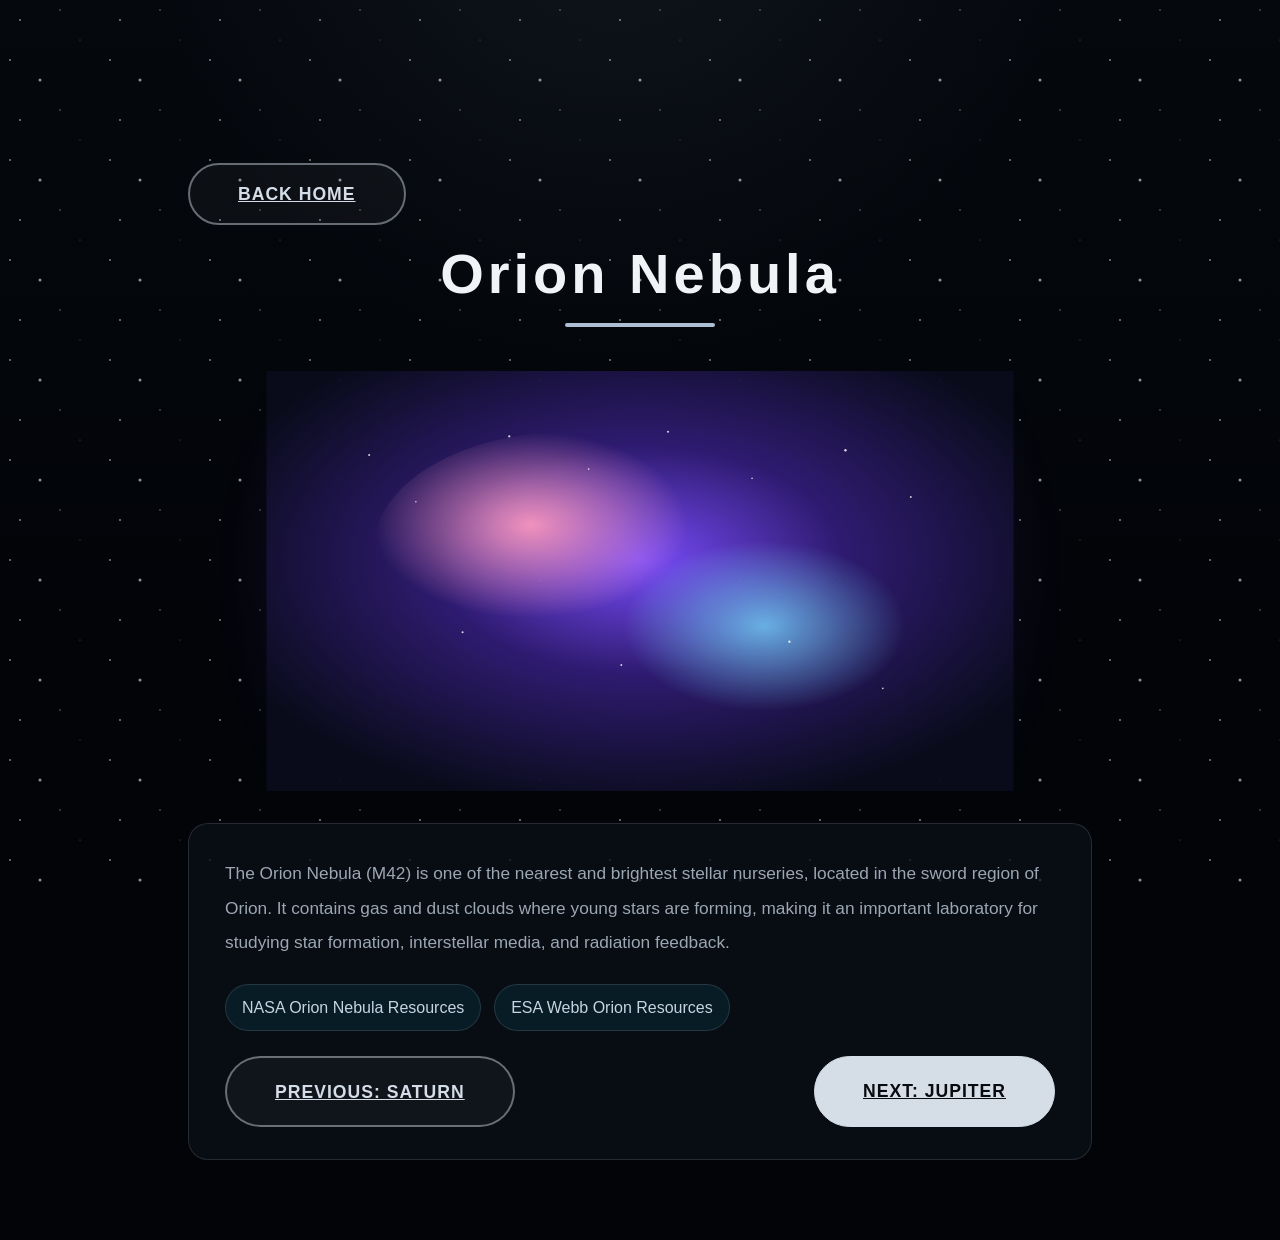
<file: orion-nebula.html>
<!DOCTYPE html>
<html lang="zh-CN">
<head>
    <meta charset="UTF-8">
    <meta name="viewport" content="width=device-width, initial-scale=1.0">
    <title>猎户座大星云详细页</title>
    <link rel="stylesheet" href="styles.css">
</head>
<body>
    <div class="stars"></div>
    <div class="stars2"></div>
    <div class="stars3"></div>
    <button class="lang-toggle" id="detailLangToggle" style="position:fixed; top:20px; right:20px; z-index:1300;">
        <span class="lang-text">EN</span>
    </button>

    <main class="main-content">
        <section class="tab-content active">
            <div class="content-wrapper detail-page">
                <a class="btn btn-secondary" href="index.html" data-lang="zh">返回首页</a>
                <a class="btn btn-secondary" href="index.html" data-lang="en">Back Home</a>
                <h2 class="section-title" style="margin-top:2rem;" data-lang="zh">猎户座大星云 Orion Nebula</h2>
                <h2 class="section-title" style="margin-top:2rem;" data-lang="en">Orion Nebula</h2>
                <img class="feature-image feature-image-blend detail-hero-image" src="assets/images/nebulae/orion-nebula.svg" alt="猎户座大星云高清图">
                <div class="about-block">
                    <p data-lang="zh">猎户座大星云（M42）是距离地球较近、最明亮的恒星形成区之一，位于猎户座“剑”部附近。星云内部包含大量气体与尘埃，孕育着年轻恒星。它是研究恒星形成、星际介质与辐射反馈过程的重要天体实验室。</p>
                    <p data-lang="en">The Orion Nebula (M42) is one of the nearest and brightest stellar nurseries, located in the sword region of Orion. It contains gas and dust clouds where young stars are forming, making it an important laboratory for studying star formation, interstellar media, and radiation feedback.</p>
                    <div class="resource-links">
                        <a class="resource-link" href="https://science.nasa.gov/asset/hubble/the-great-orion-nebula/" target="_blank" rel="noopener noreferrer" data-lang="zh">NASA 猎户座星云资料</a>
                        <a class="resource-link" href="https://www.esa.int/Science_Exploration/Space_Science/Webb/Webb_reveals_stunning_new_details_in_the_Orion_Nebula" target="_blank" rel="noopener noreferrer" data-lang="zh">ESA Webb 猎户座资料</a>
                        <a class="resource-link" href="https://science.nasa.gov/asset/hubble/the-great-orion-nebula/" target="_blank" rel="noopener noreferrer" data-lang="en">NASA Orion Nebula Resources</a>
                        <a class="resource-link" href="https://www.esa.int/Science_Exploration/Space_Science/Webb/Webb_reveals_stunning_new_details_in_the_Orion_Nebula" target="_blank" rel="noopener noreferrer" data-lang="en">ESA Webb Orion Resources</a>
                    </div>
                    <div class="detail-nav">
                        <a class="btn btn-secondary" href="saturn.html" data-lang="zh">上一张：土星</a>
                        <a class="btn btn-primary" href="jupiter.html" data-lang="zh">下一张：木星</a>
                        <a class="btn btn-secondary" href="saturn.html" data-lang="en">Previous: Saturn</a>
                        <a class="btn btn-primary" href="jupiter.html" data-lang="en">Next: Jupiter</a>
                    </div>
                </div>
            </div>
        </section>
    </main>
    <script>
        (function() {
            const toggle = document.getElementById('detailLangToggle');
            let lang = localStorage.getItem('language') || 'zh';
            function applyLanguage(l) {
                document.documentElement.lang = l === 'zh' ? 'zh-CN' : 'en';
                document.querySelectorAll('[data-lang]').forEach((el) => {
                    el.style.display = el.getAttribute('data-lang') === l ? '' : 'none';
                });
                if (toggle) toggle.querySelector('.lang-text').textContent = l === 'zh' ? 'EN' : '中';
            }
            applyLanguage(lang);
            if (toggle) {
                toggle.addEventListener('click', function() {
                    lang = lang === 'zh' ? 'en' : 'zh';
                    localStorage.setItem('language', lang);
                    applyLanguage(lang);
                });
            }
        })();
    </script>
</body>
</html>
</file>
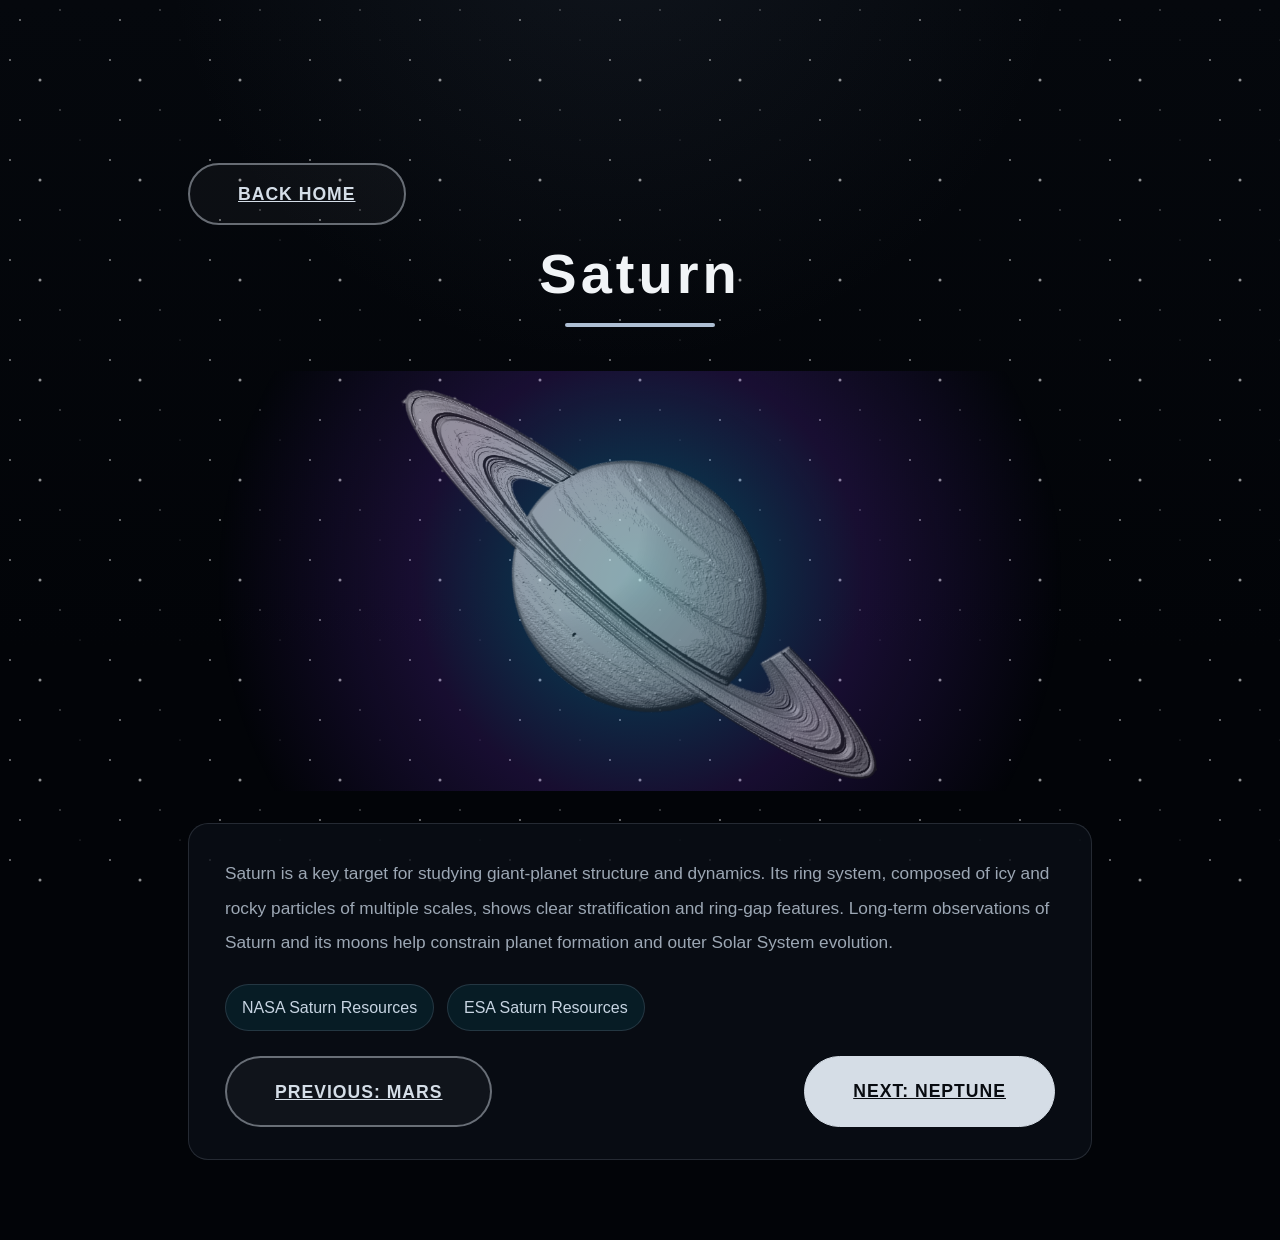
<file: saturn.html>
<!DOCTYPE html>
<html lang="zh-CN">
<head>
    <meta charset="UTF-8">
    <meta name="viewport" content="width=device-width, initial-scale=1.0">
    <title>?????</title>
    <link rel="stylesheet" href="styles.css">
</head>
<body>
    <div class="stars"></div>
    <div class="stars2"></div>
    <div class="stars3"></div>
    <button class="lang-toggle" id="detailLangToggle" style="position:fixed; top:20px; right:20px; z-index:1300;">
        <span class="lang-text">EN</span>
    </button>

    <main class="main-content">
        <section class="tab-content active">
            <div class="content-wrapper detail-page">
                <a class="btn btn-secondary" href="index.html" data-lang="zh">????</a>
                <a class="btn btn-secondary" href="index.html" data-lang="en">Back Home</a>
                <h2 class="section-title" style="margin-top:2rem;" data-lang="zh">??</h2>
                <h2 class="section-title" style="margin-top:2rem;" data-lang="en">Saturn</h2>
                <img class="feature-image feature-image-blend detail-hero-image" src="assets/images/planets/saturn.png" alt="?????">
                <div class="about-block">
                    <p data-lang="zh">???????????????????????????????????????????????????????????????????????????????????????</p>
                    <p data-lang="en">Saturn is a key target for studying giant-planet structure and dynamics. Its ring system, composed of icy and rocky particles of multiple scales, shows clear stratification and ring-gap features. Long-term observations of Saturn and its moons help constrain planet formation and outer Solar System evolution.</p>
                    <div class="resource-links">
                        <a class="resource-link" href="https://science.nasa.gov/saturn/" target="_blank" rel="noopener noreferrer" data-lang="zh">NASA ????</a>
                        <a class="resource-link" href="https://www.esa.int/Science_Exploration/Space_Science/Cassini-Huygens" target="_blank" rel="noopener noreferrer" data-lang="zh">ESA ????</a>
                        <a class="resource-link" href="https://science.nasa.gov/saturn/" target="_blank" rel="noopener noreferrer" data-lang="en">NASA Saturn Resources</a>
                        <a class="resource-link" href="https://www.esa.int/Science_Exploration/Space_Science/Cassini-Huygens" target="_blank" rel="noopener noreferrer" data-lang="en">ESA Saturn Resources</a>
                    </div>
                    <div class="detail-nav">
                        <a class="btn btn-secondary" href="mars.html" data-lang="zh">??????</a>
                        <a class="btn btn-primary" href="neptune.html" data-lang="zh">???????</a>
                        <a class="btn btn-secondary" href="mars.html" data-lang="en">Previous: Mars</a>
                        <a class="btn btn-primary" href="neptune.html" data-lang="en">Next: Neptune</a>
                    </div>
                </div>
            </div>
        </section>
    </main>
    <script>
        (function() {
            const toggle = document.getElementById('detailLangToggle');
            let lang = 'en';
            function applyLanguage(l) {
                document.documentElement.lang = l === 'zh' ? 'zh-CN' : 'en';
                document.querySelectorAll('[data-lang]').forEach((el) => {
                    el.style.display = el.getAttribute('data-lang') === l ? '' : 'none';
                });
                if (toggle) toggle.querySelector('.lang-text').textContent = l === 'zh' ? 'EN' : '?';
            }
            applyLanguage(lang);
            localStorage.setItem('language', 'en');
            if (toggle) {
                toggle.addEventListener('click', function() {
                    lang = lang === 'zh' ? 'en' : 'zh';
                    localStorage.setItem('language', lang);
                    applyLanguage(lang);
                });
            }
        })();
    </script>
</body>
</html>
</file>
<file: styles.css>
* {
    margin: 0;
    padding: 0;
    box-sizing: border-box;
}

:root {
    --primary-color: #00d4ff;
    --secondary-color: #7c3aed;
    --accent-color: #ff006e;
    --neon-cyan: #00ffff;
    --neon-purple: #b026ff;
    --neon-pink: #ff00ff;
    --bg-dark: #0a0a0f;
    --bg-darker: #050508;
    --text-primary: #ffffff;
    --text-secondary: #a0a0b8;
    --card-bg: rgba(0, 212, 255, 0.05);
    --border-color: rgba(0, 212, 255, 0.2);
    --glow-color: rgba(0, 212, 255, 0.5);
}

body {
    font-family: 'Segoe UI', 'Microsoft YaHei', Tahoma, Geneva, Verdana, sans-serif;
    background: var(--bg-dark);
    background-image: 
        linear-gradient(rgba(0, 212, 255, 0.03) 1px, transparent 1px),
        linear-gradient(90deg, rgba(0, 212, 255, 0.03) 1px, transparent 1px);
    background-size: 50px 50px;
    color: var(--text-primary);
    line-height: 1.6;
    overflow-x: hidden;
    position: relative;
    min-height: 100vh;
}

/* 星空背景动画 */
.stars, .stars2, .stars3 {
    position: fixed;
    top: 0;
    left: 0;
    width: 100%;
    height: 100%;
    pointer-events: none;
    z-index: 0;
}

.stars {
    background: transparent url('data:image/svg+xml,<svg xmlns="http://www.w3.org/2000/svg" width="100" height="100"><circle cx="20" cy="20" r="1" fill="white" opacity="0.8"/><circle cx="80" cy="40" r="0.5" fill="white" opacity="0.6"/><circle cx="40" cy="80" r="1.5" fill="white" opacity="0.9"/><circle cx="60" cy="10" r="0.8" fill="white" opacity="0.7"/><circle cx="10" cy="60" r="1" fill="white" opacity="0.8"/></svg>') repeat;
    animation: moveStars 200s linear infinite;
}

.stars2 {
    background: transparent url('data:image/svg+xml,<svg xmlns="http://www.w3.org/2000/svg" width="150" height="150"><circle cx="30" cy="30" r="0.5" fill="white" opacity="0.5"/><circle cx="120" cy="60" r="1" fill="white" opacity="0.7"/><circle cx="60" cy="120" r="0.8" fill="white" opacity="0.6"/><circle cx="90" cy="15" r="1.2" fill="white" opacity="0.8"/><circle cx="15" cy="90" r="0.6" fill="white" opacity="0.5"/></svg>') repeat;
    animation: moveStars 150s linear infinite;
}

.stars3 {
    background: transparent url('data:image/svg+xml,<svg xmlns="http://www.w3.org/2000/svg" width="200" height="200"><circle cx="40" cy="40" r="0.8" fill="white" opacity="0.4"/><circle cx="160" cy="80" r="1.5" fill="white" opacity="0.6"/><circle cx="80" cy="160" r="1" fill="white" opacity="0.5"/><circle cx="120" cy="20" r="0.7" fill="white" opacity="0.4"/><circle cx="20" cy="120" r="1.2" fill="white" opacity="0.5"/></svg>') repeat;
    animation: moveStars 100s linear infinite;
}

@keyframes moveStars {
    from {
        transform: translateY(0);
    }
    to {
        transform: translateY(-2000px);
    }
}

/* 导航栏 */
.navbar {
    position: fixed;
    top: 0;
    width: 100%;
    background: rgba(10, 10, 15, 0.9);
    backdrop-filter: blur(30px);
    border-bottom: 1px solid var(--border-color);
    box-shadow: 0 8px 40px rgba(0, 212, 255, 0.15), 0 0 100px rgba(0, 212, 255, 0.05);
    z-index: 1000;
    padding: 1.5rem 0;
}

.nav-container {
    max-width: 1400px;
    margin: 0 auto;
    display: flex;
    justify-content: space-between;
    align-items: center;
    padding: 0 3rem;
}

.logo {
    display: flex;
    align-items: center;
    gap: 1rem;
    position: relative;
    cursor: pointer;
    transition: all 0.3s ease;
}

.logo:hover {
    transform: scale(1.02);
}

.logo-icon-wrapper {
    position: relative;
    width: 60px;
    height: 60px;
    display: flex;
    align-items: center;
    justify-content: center;
}

.logo-icon {
    width: 100%;
    height: 100%;
    filter: drop-shadow(0 0 15px var(--glow-color));
    animation: logo-rotate 20s linear infinite;
}

.logo-icon .orbit {
    animation: orbit-rotate 15s linear infinite;
    filter: drop-shadow(0 0 5px var(--glow-color));
}

.logo-icon .orbit-2 {
    animation: orbit-rotate-reverse 12s linear infinite;
}

.logo-icon .core {
    animation: core-pulse 3s ease-in-out infinite;
    filter: drop-shadow(0 0 10px var(--glow-color));
}

.logo-icon .star {
    animation: star-twinkle 2s ease-in-out infinite;
    filter: drop-shadow(0 0 8px var(--glow-color));
}

.logo-icon .star-1 {
    animation-delay: 0s;
}

.logo-icon .star-2 {
    animation-delay: 0.5s;
}

.logo-icon .star-3 {
    animation-delay: 1s;
}

.logo-icon .star-4 {
    animation-delay: 1.5s;
}

@keyframes logo-rotate {
    from {
        transform: rotate(0deg);
    }
    to {
        transform: rotate(360deg);
    }
}

@keyframes orbit-rotate {
    from {
        transform: rotate(0deg);
        transform-origin: 50px 50px;
    }
    to {
        transform: rotate(360deg);
        transform-origin: 50px 50px;
    }
}

@keyframes orbit-rotate-reverse {
    from {
        transform: rotate(360deg);
        transform-origin: 50px 50px;
    }
    to {
        transform: rotate(0deg);
        transform-origin: 50px 50px;
    }
}

@keyframes core-pulse {
    0%, 100% {
        r: 8;
        opacity: 1;
    }
    50% {
        r: 10;
        opacity: 0.8;
    }
}

@keyframes star-twinkle {
    0%, 100% {
        opacity: 1;
        r: 2;
    }
    50% {
        opacity: 0.3;
        r: 1.5;
    }
}

.logo-text-wrapper {
    display: flex;
    flex-direction: column;
    gap: 0.2rem;
}

.logo-text {
    font-size: 1.8rem;
    font-weight: 700;
    color: var(--text-primary);
    text-shadow: 0 0 15px var(--glow-color), 0 0 30px rgba(0, 212, 255, 0.5);
    letter-spacing: 2px;
    line-height: 1.2;
    background: linear-gradient(135deg, var(--neon-cyan), var(--neon-purple), var(--neon-pink));
    -webkit-background-clip: text;
    -webkit-text-fill-color: transparent;
    background-clip: text;
    position: relative;
}

.logo-subtitle {
    font-size: 0.65rem;
    font-weight: 400;
    color: var(--text-secondary);
    letter-spacing: 3px;
    text-transform: uppercase;
    opacity: 0.8;
    font-family: 'Courier New', monospace;
}

.nav-menu {
    display: flex;
    list-style: none;
    gap: 2rem;
}

.nav-link {
    color: var(--text-secondary);
    text-decoration: none;
    font-size: 1rem;
    transition: all 0.3s ease;
    position: relative;
    padding: 0.5rem 0;
}

.nav-link::after {
    content: '';
    position: absolute;
    bottom: 0;
    left: 0;
    width: 0;
    height: 2px;
    background: linear-gradient(90deg, var(--neon-cyan), var(--neon-purple));
    box-shadow: 0 0 10px var(--glow-color);
    transition: width 0.3s ease;
}

.nav-link:hover,
.nav-link.active {
    color: var(--neon-cyan);
    text-shadow: 0 0 10px var(--glow-color);
}

.nav-link:hover::after,
.nav-link.active::after {
    width: 100%;
}

/* 主内容区域 */
.main-content {
    position: relative;
    z-index: 1;
    margin-top: 100px;
    min-height: calc(100vh - 100px);
}

.tab-content {
    display: none;
    animation: fadeIn 0.5s ease-in;
}

.tab-content.active {
    display: block;
}

@keyframes fadeIn {
    from {
        opacity: 0;
        transform: translateY(20px);
    }
    to {
        opacity: 1;
        transform: translateY(0);
    }
}

.content-wrapper {
    max-width: 1400px;
    margin: 0 auto;
    padding: 5rem 3rem;
}

.section-title {
    font-size: 3.5rem;
    margin-bottom: 4rem;
    text-align: center;
    background: linear-gradient(135deg, var(--neon-cyan), var(--neon-purple), var(--neon-pink));
    -webkit-background-clip: text;
    -webkit-text-fill-color: transparent;
    background-clip: text;
    text-shadow: 0 0 40px var(--glow-color);
    position: relative;
    font-weight: 800;
    letter-spacing: 4px;
    line-height: 1.2;
}

.section-title::after {
    content: '';
    position: absolute;
    bottom: -20px;
    left: 50%;
    transform: translateX(-50%);
    width: 150px;
    height: 4px;
    background: linear-gradient(90deg, transparent, var(--neon-cyan), var(--neon-purple), transparent);
    box-shadow: 0 0 30px var(--glow-color);
    border-radius: 2px;
}

/* 主页样式 */
.hero-section {
    text-align: center;
    padding: 8rem 3rem;
    max-width: 1200px;
    margin: 0 auto;
}

.hero-title {
    font-size: 5.5rem;
    font-weight: 900;
    margin-bottom: 2.5rem;
    line-height: 1.1;
    letter-spacing: 3px;
}

.title-line {
    display: block;
    background: linear-gradient(135deg, var(--neon-cyan), var(--neon-purple), var(--neon-pink));
    -webkit-background-clip: text;
    -webkit-text-fill-color: transparent;
    background-clip: text;
    text-shadow: 0 0 8px rgba(0, 212, 255, 0.3);
    animation: glow-pulse 3s ease-in-out infinite;
}

@keyframes glow-pulse {
    0%, 100% {
        filter: drop-shadow(0 0 2px rgba(0, 212, 255, 0.3));
    }
    50% {
        filter: drop-shadow(0 0 5px rgba(0, 212, 255, 0.4));
    }
}

.hero-subtitle {
    font-size: 1.8rem;
    color: var(--text-secondary);
    margin-bottom: 3.5rem;
    letter-spacing: 1px;
    line-height: 1.6;
    font-weight: 300;
}

.hero-buttons {
    display: flex;
    gap: 1.5rem;
    justify-content: center;
    flex-wrap: wrap;
    margin-top: 2rem;
}

.btn {
    padding: 1.2rem 3rem;
    font-size: 1.1rem;
    border: none;
    border-radius: 50px;
    cursor: pointer;
    transition: all 0.3s ease;
    font-weight: 700;
    letter-spacing: 1px;
    text-transform: uppercase;
}

.btn-primary {
    background: linear-gradient(135deg, var(--neon-cyan), var(--neon-purple));
    color: var(--text-primary);
    box-shadow: 0 4px 20px var(--glow-color), 0 0 30px rgba(0, 212, 255, 0.3);
    border: 1px solid var(--neon-cyan);
    position: relative;
    overflow: hidden;
}

.btn-primary::before {
    content: '';
    position: absolute;
    top: 0;
    left: -100%;
    width: 100%;
    height: 100%;
    background: linear-gradient(90deg, transparent, rgba(255, 255, 255, 0.3), transparent);
    transition: left 0.5s;
}

.btn-primary:hover::before {
    left: 100%;
}

.btn-primary:hover {
    transform: translateY(-2px);
    box-shadow: 0 6px 30px var(--glow-color), 0 0 40px rgba(0, 212, 255, 0.5);
    border-color: var(--neon-cyan);
}

.btn-secondary {
    background: transparent;
    color: var(--neon-cyan);
    border: 2px solid var(--neon-cyan);
    box-shadow: 0 0 15px rgba(0, 212, 255, 0.3);
}

.btn-secondary:hover {
    background: rgba(0, 212, 255, 0.1);
    transform: translateY(-2px);
    box-shadow: 0 0 25px var(--glow-color);
    text-shadow: 0 0 10px var(--glow-color);
}

.btn-block {
    width: 100%;
}

/* 功能卡片网格 */
.features-grid {
    display: grid;
    grid-template-columns: repeat(auto-fit, minmax(280px, 1fr));
    gap: 3rem;
    padding: 5rem 3rem;
    max-width: 1400px;
    margin: 0 auto;
}

.feature-card {
    background: var(--card-bg);
    border: 1px solid var(--border-color);
    border-radius: 20px;
    padding: 3rem 2.5rem;
    text-align: center;
    transition: all 0.4s ease;
    backdrop-filter: blur(15px);
    position: relative;
    overflow: hidden;
}

.feature-image {
    width: 100%;
    height: 190px;
    object-fit: cover;
    border-radius: 14px;
    margin-bottom: 1.25rem;
    border: 0;
    box-shadow: none;
}

.feature-image-blend {
    mix-blend-mode: screen;
    opacity: 0.95;
}

.jupiter-full {
    object-fit: contain;
    object-position: center center;
}

.mars-full {
    object-fit: contain;
    object-position: center center;
}

.celestial-gallery {
    display: grid;
    grid-template-columns: repeat(auto-fit, minmax(280px, 1fr));
    gap: 2rem;
    padding: 2rem 3rem 4rem;
    max-width: 1400px;
    margin: 0 auto;
}

.celestial-link-card {
    display: block;
    border-radius: 18px;
    overflow: hidden;
    border: 1px solid rgba(0, 212, 255, 0.18);
    background: rgba(255, 255, 255, 0.02);
    transition: transform 0.25s ease, box-shadow 0.25s ease, border-color 0.25s ease;
}

.celestial-link-card .feature-image {
    height: 260px;
    margin: 0;
    border-radius: 0;
}

.celestial-link-card:hover {
    transform: translateY(-6px);
    border-color: var(--neon-cyan);
    box-shadow: 0 0 28px rgba(0, 212, 255, 0.25);
}

.feature-card::before {
    content: '';
    position: absolute;
    top: -50%;
    left: -50%;
    width: 200%;
    height: 200%;
    background: radial-gradient(circle, rgba(0, 212, 255, 0.1) 0%, transparent 70%);
    opacity: 0;
    transition: opacity 0.3s;
}

.feature-card:hover {
    transform: translateY(-10px);
    border-color: var(--neon-cyan);
    box-shadow: 0 10px 40px var(--glow-color), 0 0 60px rgba(0, 212, 255, 0.2);
}

.feature-card:hover::before {
    opacity: 1;
}

.feature-icon {
    font-size: 4rem;
    margin-bottom: 1.5rem;
    filter: drop-shadow(0 0 15px var(--glow-color));
}

.feature-card h3 {
    font-size: 1.8rem;
    margin-bottom: 1.2rem;
    color: var(--text-primary);
    font-weight: 700;
    letter-spacing: 1px;
}

.feature-card p {
    color: var(--text-secondary);
    font-size: 1.05rem;
    line-height: 1.8;
}

.telescope-zone {
    max-width: 900px;
    margin: 1rem auto 0;
    padding: 2.5rem;
    text-align: center;
    background: var(--card-bg);
    border: 1px solid var(--border-color);
    border-radius: 20px;
    backdrop-filter: blur(10px);
}

.telescope-zone h2 {
    font-size: 2rem;
    margin-bottom: 0.8rem;
    color: var(--neon-cyan);
}

.telescope-zone p {
    color: var(--text-secondary);
    margin-bottom: 1.4rem;
}

.telescope-btn {
    border: 1px solid var(--neon-cyan);
    color: var(--text-primary);
    background: linear-gradient(135deg, rgba(0, 212, 255, 0.25), rgba(176, 38, 255, 0.25));
    border-radius: 999px;
    padding: 0.85rem 2rem 0.95rem;
    font-size: 1rem;
    font-weight: 700;
    cursor: pointer;
    transition: transform 0.2s ease, box-shadow 0.2s ease;
    display: inline-flex;
    align-items: center;
    justify-content: center;
    gap: 0.55rem;
}

.telescope-btn:hover {
    transform: translateY(-2px);
    box-shadow: 0 0 24px var(--glow-color);
}

.telescope-icon {
    font-size: 1.7rem;
    line-height: 1;
    transform: translateY(1px);
}

.telescope-label {
    line-height: 1;
}

.model-modal {
    position: fixed;
    inset: 0;
    background: rgba(0, 0, 0, 0.75);
    display: none;
    align-items: center;
    justify-content: center;
    z-index: 1200;
    padding: 2rem;
}

.model-modal.show {
    display: flex;
}

.model-modal-content {
    width: min(1100px, 100%);
    background: #070b16;
    border: 1px solid var(--border-color);
    border-radius: 18px;
    padding: 1rem 1rem 1.2rem;
    position: relative;
}

.model-modal-content h3 {
    margin: 0.3rem 0 1rem;
    text-align: center;
    color: var(--text-primary);
    font-size: 1.25rem;
}

.model-modal-content iframe {
    width: 100%;
    height: min(70vh, 620px);
    border: 0;
    border-radius: 12px;
}

.model-close {
    position: absolute;
    top: 0.4rem;
    right: 0.7rem;
    border: none;
    background: transparent;
    color: var(--text-primary);
    font-size: 2rem;
    line-height: 1;
    cursor: pointer;
}

.detail-page {
    max-width: 1000px;
    margin: 0 auto;
}

.detail-hero-image {
    height: 420px;
    max-width: 1000px;
    margin: 0 auto 2rem;
    display: block;
    border-radius: 18px;
    object-fit: contain;
    object-position: center center;
    /* 用渐变底板配合混合模式，弱化图片黑底并呈现透明融合效果 */
    background:
        radial-gradient(circle at 50% 50%, rgba(0, 212, 255, 0.35) 0%, rgba(124, 58, 237, 0.18) 45%, rgba(10, 10, 15, 0) 85%),
        transparent;
    mix-blend-mode: screen;
    opacity: 0.98;
}

.resource-links {
    margin-top: 1.5rem;
    display: flex;
    flex-wrap: wrap;
    gap: 0.8rem;
}

.resource-link {
    display: inline-block;
    padding: 0.6rem 1rem;
    border: 1px solid var(--border-color);
    border-radius: 999px;
    color: var(--neon-cyan);
    text-decoration: none;
    background: rgba(0, 212, 255, 0.08);
    transition: all 0.2s ease;
}

.resource-link:hover {
    border-color: var(--neon-cyan);
    box-shadow: 0 0 14px var(--glow-color);
}

.detail-nav {
    margin-top: 1.6rem;
    display: flex;
    justify-content: space-between;
    gap: 0.8rem;
    flex-wrap: wrap;
}

/* 关于我们页面 */
.about-sections {
    display: flex;
    flex-direction: column;
    gap: 2.5rem;
    max-width: 880px;
    margin: 0 auto;
}

.about-block {
    background: var(--card-bg);
    border: 1px solid var(--border-color);
    border-radius: 20px;
    padding: 2rem 2.25rem;
    backdrop-filter: blur(10px);
    transition: border-color 0.3s ease, box-shadow 0.3s ease;
}

.about-block:hover {
    border-color: rgba(0, 212, 255, 0.35);
    box-shadow: 0 0 24px rgba(0, 212, 255, 0.08);
}

.about-block h3 {
    font-size: 1.65rem;
    margin-bottom: 1.25rem;
    color: var(--neon-cyan);
    text-shadow: 0 0 16px var(--glow-color);
    font-weight: 700;
    letter-spacing: 1px;
}

.about-block p {
    color: var(--text-secondary);
    margin: 0;
    line-height: 2;
    font-size: 1.08rem;
}

.about-mission-body strong {
    color: var(--text-primary);
    font-weight: 600;
    margin-right: 0.35rem;
}

.about-mission-body br + strong {
    display: inline-block;
    margin-top: 0.75rem;
}

/* 项目介绍页面 */
.projects-grid {
    display: grid;
    grid-template-columns: repeat(4, minmax(0, 1fr));
    gap: 1.5rem;
}

.project-card {
    background: var(--card-bg);
    border: 1px solid var(--border-color);
    border-radius: 15px;
    overflow: hidden;
    transition: all 0.3s ease;
    backdrop-filter: blur(10px);
    position: relative;
}

.project-card::after {
    content: '';
    position: absolute;
    top: 0;
    left: 0;
    right: 0;
    bottom: 0;
    border: 1px solid transparent;
    border-radius: 15px;
    background: linear-gradient(135deg, var(--neon-cyan), var(--neon-purple)) border-box;
    -webkit-mask: linear-gradient(#fff 0 0) padding-box, linear-gradient(#fff 0 0);
    -webkit-mask-composite: destination-out;
    mask: linear-gradient(#fff 0 0) padding-box, linear-gradient(#fff 0 0);
    mask-composite: exclude;
    opacity: 0;
    transition: opacity 0.3s;
    pointer-events: none;
}

.project-card:hover {
    transform: translateY(-10px);
    border-color: var(--neon-cyan);
    box-shadow: 0 10px 40px var(--glow-color), 0 0 60px rgba(0, 212, 255, 0.2);
}

.project-card:hover::after {
    opacity: 1;
}

.project-image {
    height: 200px;
    background: linear-gradient(135deg, var(--neon-cyan), var(--neon-purple), var(--neon-pink));
    display: flex;
    align-items: center;
    justify-content: center;
    position: relative;
    overflow: hidden;
}

.project-image::before {
    content: '';
    position: absolute;
    top: -50%;
    left: -50%;
    width: 200%;
    height: 200%;
    background: radial-gradient(circle, rgba(255, 255, 255, 0.1) 0%, transparent 70%);
    animation: rotate 10s linear infinite;
}

@keyframes rotate {
    from {
        transform: rotate(0deg);
    }
    to {
        transform: rotate(360deg);
    }
}

.project-icon {
    font-size: 5rem;
}

.project-info {
    padding: 2rem 1.5rem;
}

.project-info h3 {
    font-size: 1.45rem;
    margin-bottom: 1.2rem;
    color: var(--text-primary);
    font-weight: 700;
    letter-spacing: 1px;
}

@media (max-width: 1100px) and (min-width: 769px) {
    .projects-grid {
        grid-template-columns: repeat(2, minmax(0, 1fr));
    }
}

.project-info p {
    color: var(--text-secondary);
    margin-bottom: 1.8rem;
    line-height: 1.9;
    font-size: 1.05rem;
}

.project-tags {
    display: flex;
    gap: 0.8rem;
    flex-wrap: wrap;
}

.project-link {
    display: inline-block;
    margin-top: 1.25rem;
    font-size: 0.95rem;
    color: var(--neon-cyan);
    text-decoration: none;
    font-weight: 600;
    letter-spacing: 0.5px;
    transition: color 0.2s ease, text-shadow 0.2s ease;
}

.project-link:hover {
    color: var(--text-primary);
    text-shadow: 0 0 12px var(--glow-color);
}

.project-tags span {
    padding: 0.4rem 1rem;
    background: rgba(108, 92, 231, 0.2);
    border: 1px solid var(--border-color);
    border-radius: 15px;
    font-size: 0.85rem;
    color: var(--secondary-color);
}

/* 联系我页面 */
.contact-container {
    display: grid;
    grid-template-columns: 1fr 1fr;
    gap: 4rem;
    max-width: 1200px;
    margin: 0 auto;
}

.contact-info h3 {
    font-size: 2.5rem;
    margin-bottom: 1.5rem;
    color: var(--neon-cyan);
    text-shadow: 0 0 20px var(--glow-color);
    font-weight: 700;
    letter-spacing: 2px;
}

.contact-info p {
    color: var(--text-secondary);
    margin-bottom: 2.5rem;
    line-height: 2;
    font-size: 1.1rem;
}

.contact-methods {
    display: flex;
    flex-direction: column;
    gap: 2rem;
}

.contact-item {
    display: flex;
    align-items: start;
    gap: 1.5rem;
}

.contact-icon {
    font-size: 2.5rem;
    width: 3rem;
    min-width: 3rem;
    text-align: center;
    line-height: 1;
}

.contact-item h4 {
    font-size: 1.2rem;
    margin-bottom: 0.5rem;
    color: var(--text-primary);
}

.contact-item p {
    color: var(--text-secondary);
    margin: 0;
}

.contact-form {
    background: var(--card-bg);
    border: 1px solid var(--border-color);
    border-radius: 25px;
    padding: 3rem;
    backdrop-filter: blur(15px);
}

.form-group {
    margin-bottom: 1.5rem;
}

.form-group label {
    display: block;
    margin-bottom: 0.5rem;
    color: var(--text-primary);
    font-weight: 500;
}

.form-group input,
.form-group textarea {
    width: 100%;
    padding: 1rem;
    background: rgba(10, 14, 39, 0.5);
    border: 1px solid var(--border-color);
    border-radius: 10px;
    color: var(--text-primary);
    font-size: 1rem;
    font-family: inherit;
    transition: all 0.3s ease;
}

.form-group input:focus,
.form-group textarea:focus {
    outline: none;
    border-color: var(--neon-cyan);
    box-shadow: 0 0 0 3px rgba(0, 212, 255, 0.2), 0 0 20px var(--glow-color);
    background: rgba(0, 212, 255, 0.05);
}

.form-group input::placeholder,
.form-group textarea::placeholder {
    color: var(--text-secondary);
}

/* 页脚 */
.footer {
    text-align: center;
    padding: 2rem;
    color: var(--text-secondary);
    border-top: 1px solid var(--border-color);
    margin-top: 4rem;
}

/* 响应式设计 */
/* 语言切换按钮 */
.lang-toggle {
    background: rgba(0, 212, 255, 0.1);
    border: 1px solid var(--neon-cyan);
    color: var(--neon-cyan);
    padding: 0.5rem 1rem;
    border-radius: 20px;
    cursor: pointer;
    font-size: 0.9rem;
    font-weight: 600;
    transition: all 0.3s ease;
    box-shadow: 0 0 10px rgba(0, 212, 255, 0.3);
    position: relative;
    overflow: hidden;
}

.lang-toggle::before {
    content: '';
    position: absolute;
    top: 50%;
    left: 50%;
    width: 0;
    height: 0;
    border-radius: 50%;
    background: rgba(0, 212, 255, 0.3);
    transform: translate(-50%, -50%);
    transition: width 0.6s, height 0.6s;
}

.lang-toggle:hover::before {
    width: 300px;
    height: 300px;
}

.lang-toggle:hover {
    background: rgba(0, 212, 255, 0.2);
    box-shadow: 0 0 20px var(--glow-color);
    transform: scale(1.05);
}

.lang-text {
    position: relative;
    z-index: 1;
    text-shadow: 0 0 10px var(--glow-color);
}

/* 固定英文版本时隐藏语言切换 */
.lang-toggle {
    display: none !important;
}

@media (max-width: 768px) {
    .nav-container {
        padding: 0 1.5rem;
    }

    .logo-icon-wrapper {
        width: 50px;
        height: 50px;
    }

    .logo-text {
        font-size: 1.4rem;
    }

    .logo-subtitle {
        font-size: 0.55rem;
        letter-spacing: 2px;
    }

    .nav-menu {
        gap: 0.8rem;
    }

    .nav-link {
        font-size: 0.9rem;
    }

    .section-title {
        font-size: 2.5rem;
        letter-spacing: 2px;
    }

    .hero-section {
        padding: 4rem 2rem;
    }

    .hero-title {
        font-size: 3rem;
        letter-spacing: 2px;
    }

    .hero-subtitle {
        font-size: 1.3rem;
    }

    .content-wrapper {
        padding: 3rem 2rem;
    }

    .about-block {
        padding: 1.65rem 1.5rem;
    }

    .about-block h3 {
        font-size: 1.45rem;
    }

    .contact-container {
        grid-template-columns: 1fr;
        gap: 3rem;
    }

    .contact-info h3 {
        font-size: 2rem;
    }

    .features-grid,
    .projects-grid {
        grid-template-columns: 1fr;
        gap: 2rem;
    }

    .feature-card {
        padding: 2rem 2rem;
    }

    .feature-image {
        height: 170px;
    }

    .celestial-gallery {
        padding: 1rem 2rem 3rem;
        gap: 1.25rem;
    }

    .celestial-link-card .feature-image {
        height: 220px;
    }

    .telescope-zone {
        padding: 1.8rem 1.2rem;
    }

    .model-modal {
        padding: 1rem;
    }

    .model-modal-content iframe {
        height: min(56vh, 420px);
    }
}

@media (max-width: 480px) {
    .nav-container {
        padding: 0 1rem;
    }

    .logo {
        gap: 0.8rem;
    }

    .logo-icon-wrapper {
        width: 45px;
        height: 45px;
    }

    .logo-text {
        font-size: 1.2rem;
        letter-spacing: 1px;
    }

    .logo-subtitle {
        font-size: 0.5rem;
        letter-spacing: 1.5px;
    }

    .nav-menu {
        gap: 0.5rem;
    }

    .nav-link {
        font-size: 0.85rem;
    }

    .section-title {
        font-size: 2rem;
        letter-spacing: 1px;
    }

    .hero-section {
        padding: 3rem 1.5rem;
    }

    .hero-title {
        font-size: 2.2rem;
        letter-spacing: 1px;
    }

    .hero-subtitle {
        font-size: 1.1rem;
    }

    .content-wrapper {
        padding: 2.5rem 1.5rem;
    }

    .btn {
        padding: 1rem 2rem;
        font-size: 1rem;
    }

    .celestial-gallery {
        padding: 1rem 1.5rem 2.5rem;
    }

    .celestial-link-card .feature-image {
        height: 190px;
    }
}

/* 2026 visual refresh: restrained deep-space palette */
:root {
    --primary-color: #aebfd4;
    --secondary-color: #8e9db1;
    --accent-color: #d9e1ea;
    --neon-cyan: #c7d4e2;
    --neon-purple: #9aa9bc;
    --neon-pink: #d3dae4;
    --bg-dark: #05080d;
    --bg-darker: #020408;
    --text-primary: #f1f4f7;
    --text-secondary: #9ca7b4;
    --card-bg: rgba(11, 16, 24, 0.78);
    --border-color: rgba(185, 201, 218, 0.16);
    --glow-color: rgba(151, 173, 196, 0.18);
}

body {
    background-color: var(--bg-darker);
    background-image:
        radial-gradient(circle at 48% -10%, rgba(80, 98, 122, 0.14), transparent 38%),
        linear-gradient(180deg, #05080d 0%, #020408 72%);
    background-size: auto;
    background-repeat: no-repeat;
    background-attachment: fixed;
}

.stars { animation: none; opacity: 0.62; }
.stars2, .stars3 { display: none; }

.navbar {
    background: rgba(3, 6, 11, 0.88);
    box-shadow: 0 8px 40px rgba(0, 0, 0, 0.38);
}

.logo-text,
.section-title,
.title-line {
    background: none;
    -webkit-text-fill-color: currentColor;
    color: var(--text-primary);
    text-shadow: none;
}

.title-line { animation: none; }
.title-line + .title-line { color: #aab6c3; }
.hero-title { font-size: clamp(2.6rem, 6.2vw, 5rem); overflow-wrap: anywhere; }
.logo-icon-wrapper { filter: grayscale(0.72) saturate(0.55); }

.nav-link::after,
.section-title::after {
    background: #aebfd4;
    box-shadow: none;
}

.nav-link:hover,
.nav-link.active,
.telescope-zone h2,
.about-block h3,
.contact-info h3,
.project-link {
    color: #d5dee8;
    text-shadow: none;
}

.btn-primary {
    background: #d5dde6;
    color: #080b10;
    border-color: #d5dde6;
    box-shadow: none;
}

.btn-secondary,
.telescope-btn,
.lang-toggle {
    color: #d5dee8;
    border-color: rgba(213, 222, 232, 0.45);
    background: rgba(213, 222, 232, 0.04);
    box-shadow: none;
}

.project-image {
    background: linear-gradient(145deg, #151d28, #080c12);
}

.project-card::after { display: none; }
.project-tags span { color: #b6c1ce; background: rgba(182, 193, 206, 0.08); }

.daily-sky {
    max-width: 1320px;
    width: 100%;
    margin: 3rem auto 5rem;
    padding: 0 3rem;
}

#home.tab-content.active {
    display: flex;
    flex-direction: column;
}

#home .daily-sky { order: 1; }
#home .hero-section { order: 2; }
#home .celestial-gallery { order: 3; }
#home .telescope-zone { order: 4; }

.daily-sky-heading {
    display: flex;
    align-items: end;
    justify-content: space-between;
    gap: 2rem;
    margin-bottom: 1.35rem;
}

.daily-sky-kicker {
    color: #8996a5;
    font: 600 0.72rem/1.2 'Courier New', monospace;
    letter-spacing: 0.2em;
    margin-bottom: 0.65rem;
}

.daily-sky-heading h2 {
    font-size: clamp(2rem, 4vw, 3.8rem);
    line-height: 1;
    letter-spacing: -0.035em;
    font-weight: 650;
}

.daily-sky-date {
    color: #7f8b99;
    font: 0.86rem 'Courier New', monospace;
    white-space: nowrap;
}

.daily-sky-card {
    display: grid;
    grid-template-columns: minmax(0, 1.8fr) minmax(300px, 0.8fr);
    min-height: 520px;
    overflow: hidden;
    border: 1px solid rgba(185, 201, 218, 0.16);
    border-radius: 4px;
    background: #080c12;
    box-shadow: 0 30px 90px rgba(0, 0, 0, 0.45);
}

.daily-sky-media { min-height: 520px; background: #020408; }
.daily-sky-media img,
.daily-sky-media iframe { width: 100%; height: 100%; min-height: 520px; object-fit: cover; border: 0; display: block; }
.daily-sky-media [hidden] { display: none; }

.daily-sky-copy {
    display: flex;
    flex-direction: column;
    justify-content: center;
    padding: clamp(2rem, 5vw, 4rem);
    border-left: 1px solid var(--border-color);
}

.daily-sky-status {
    color: #8390a0;
    font: 0.72rem/1.4 'Courier New', monospace;
    letter-spacing: 0.13em;
    text-transform: uppercase;
    margin-bottom: 1.4rem;
}

.daily-sky-copy h3 { font-size: clamp(1.55rem, 2.4vw, 2.25rem); line-height: 1.2; margin-bottom: 1.3rem; }
.daily-sky-copy > p:not(.daily-sky-status) { color: var(--text-secondary); line-height: 1.75; display: -webkit-box; -webkit-line-clamp: 7; -webkit-box-orient: vertical; overflow: hidden; }
.daily-sky-link { color: #d5dee8; text-decoration: none; margin-top: 2rem; width: fit-content; border-bottom: 1px solid #657386; padding-bottom: 0.3rem; }
.daily-sky-link:hover { border-color: #d5dee8; }

@media (max-width: 820px) {
    .daily-sky { padding: 0 1.5rem; }
    .daily-sky-card { grid-template-columns: 1fr; min-height: 0; }
    .daily-sky-media,
    .daily-sky-media img,
    .daily-sky-media iframe { min-height: 300px; height: 48vw; }
    .daily-sky-copy { border-left: 0; border-top: 1px solid var(--border-color); }
}

@media (max-width: 1080px) {
    .nav-container { padding-inline: 1.5rem; }
    .nav-menu { gap: 1rem; }
    .logo-text { font-size: 1.3rem; }
    .logo-subtitle { display: none; }
}
</file>
